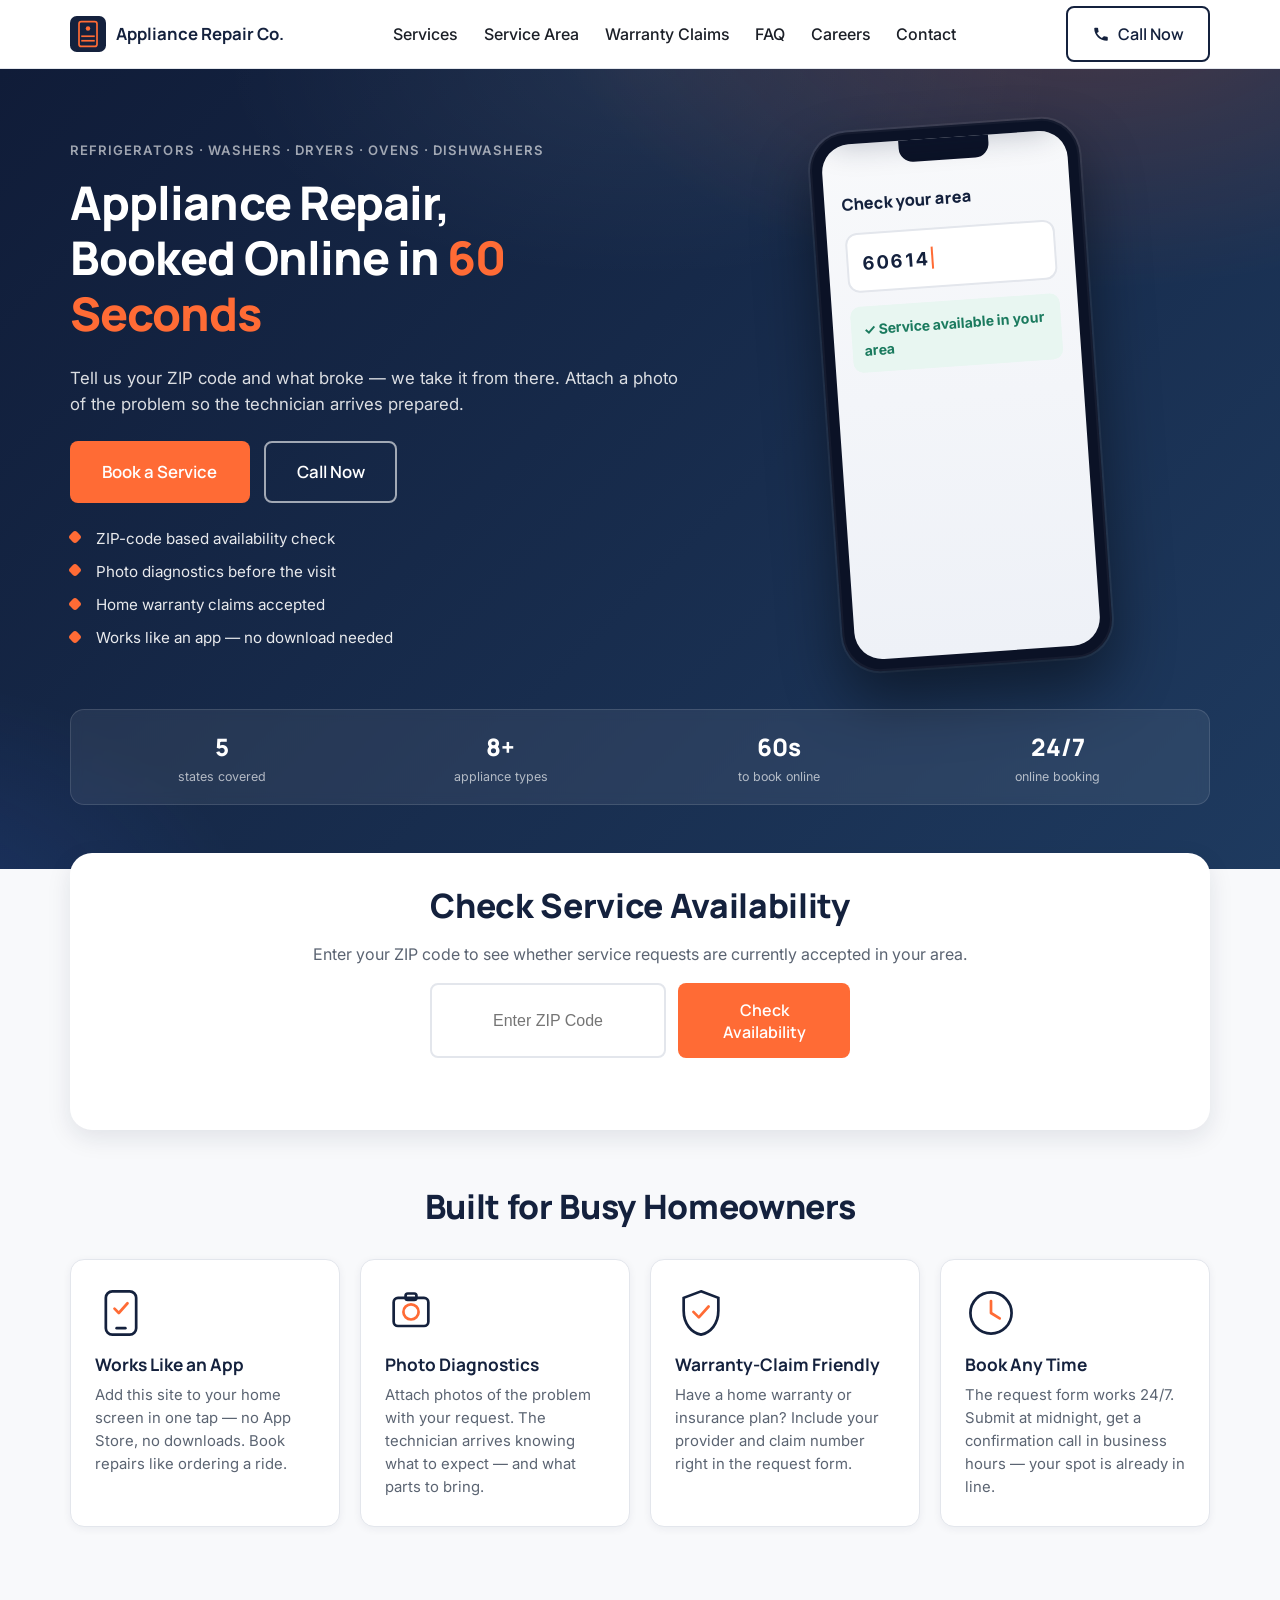
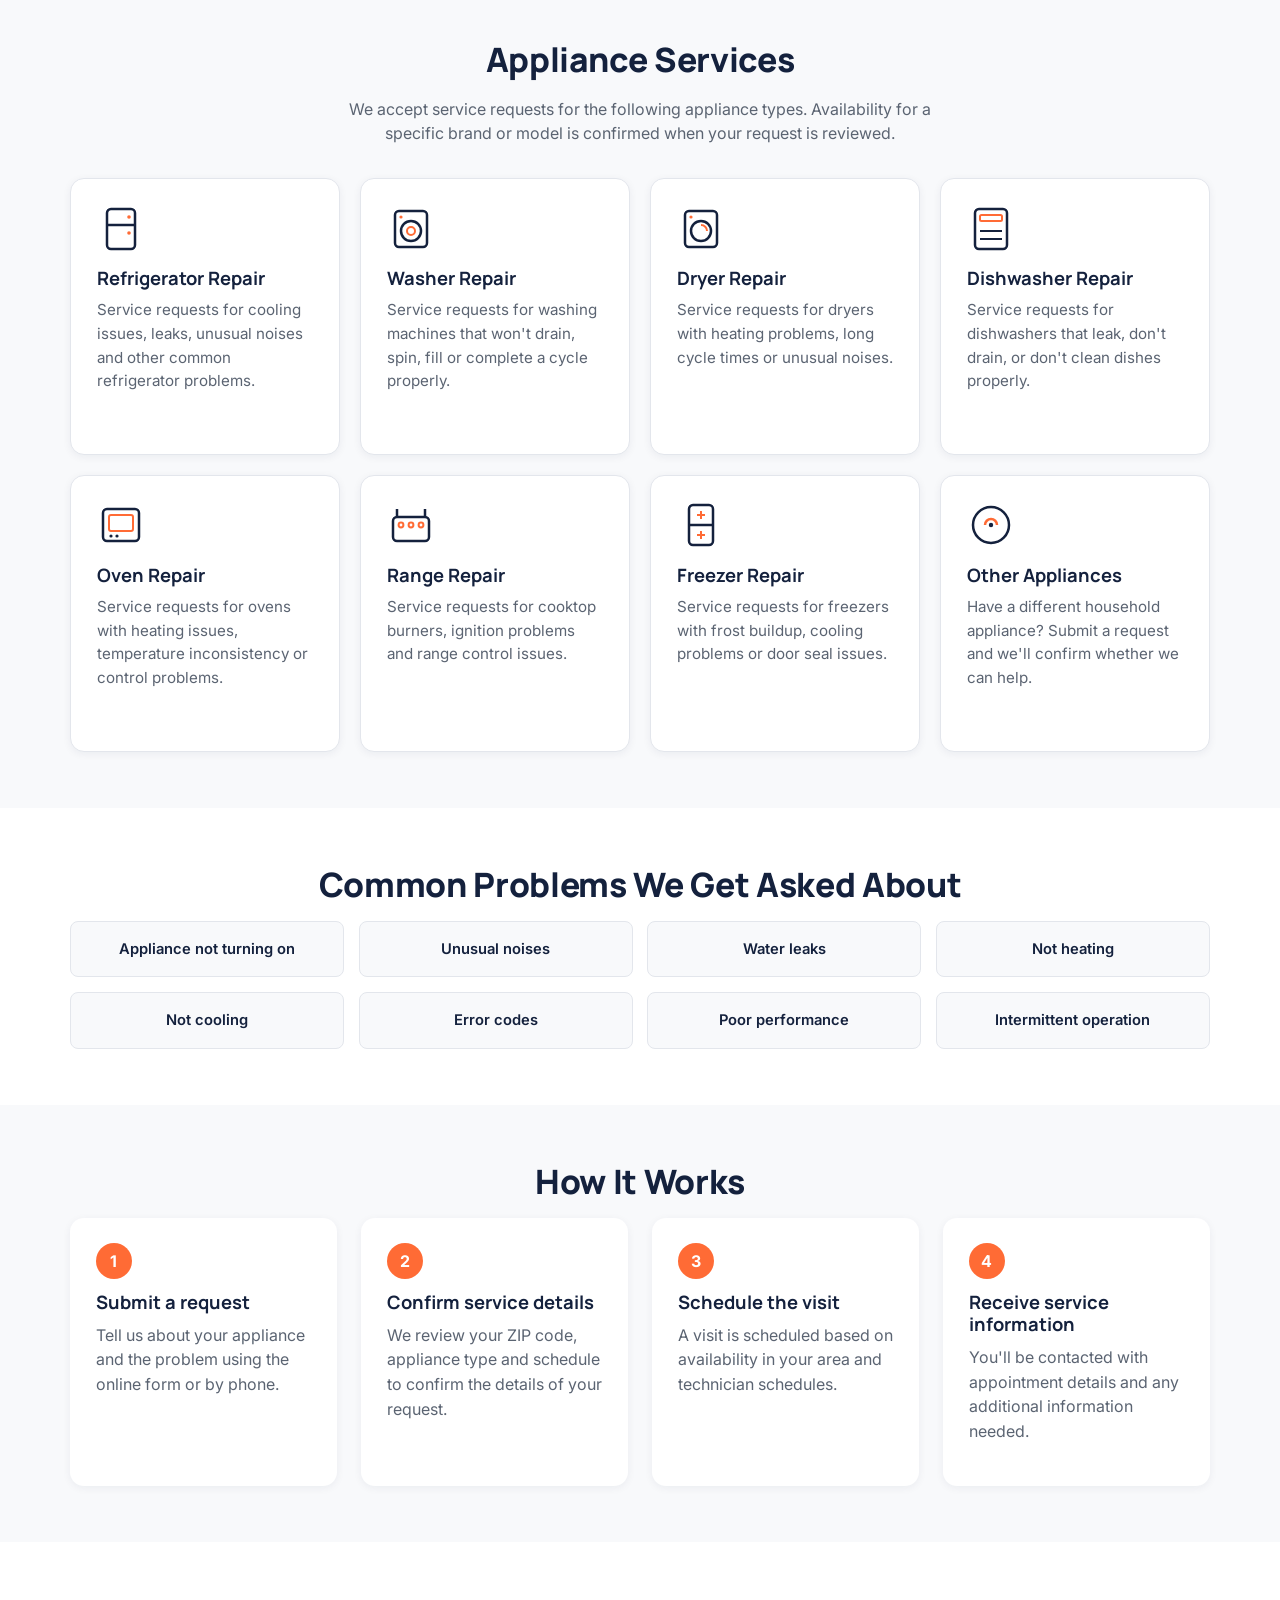
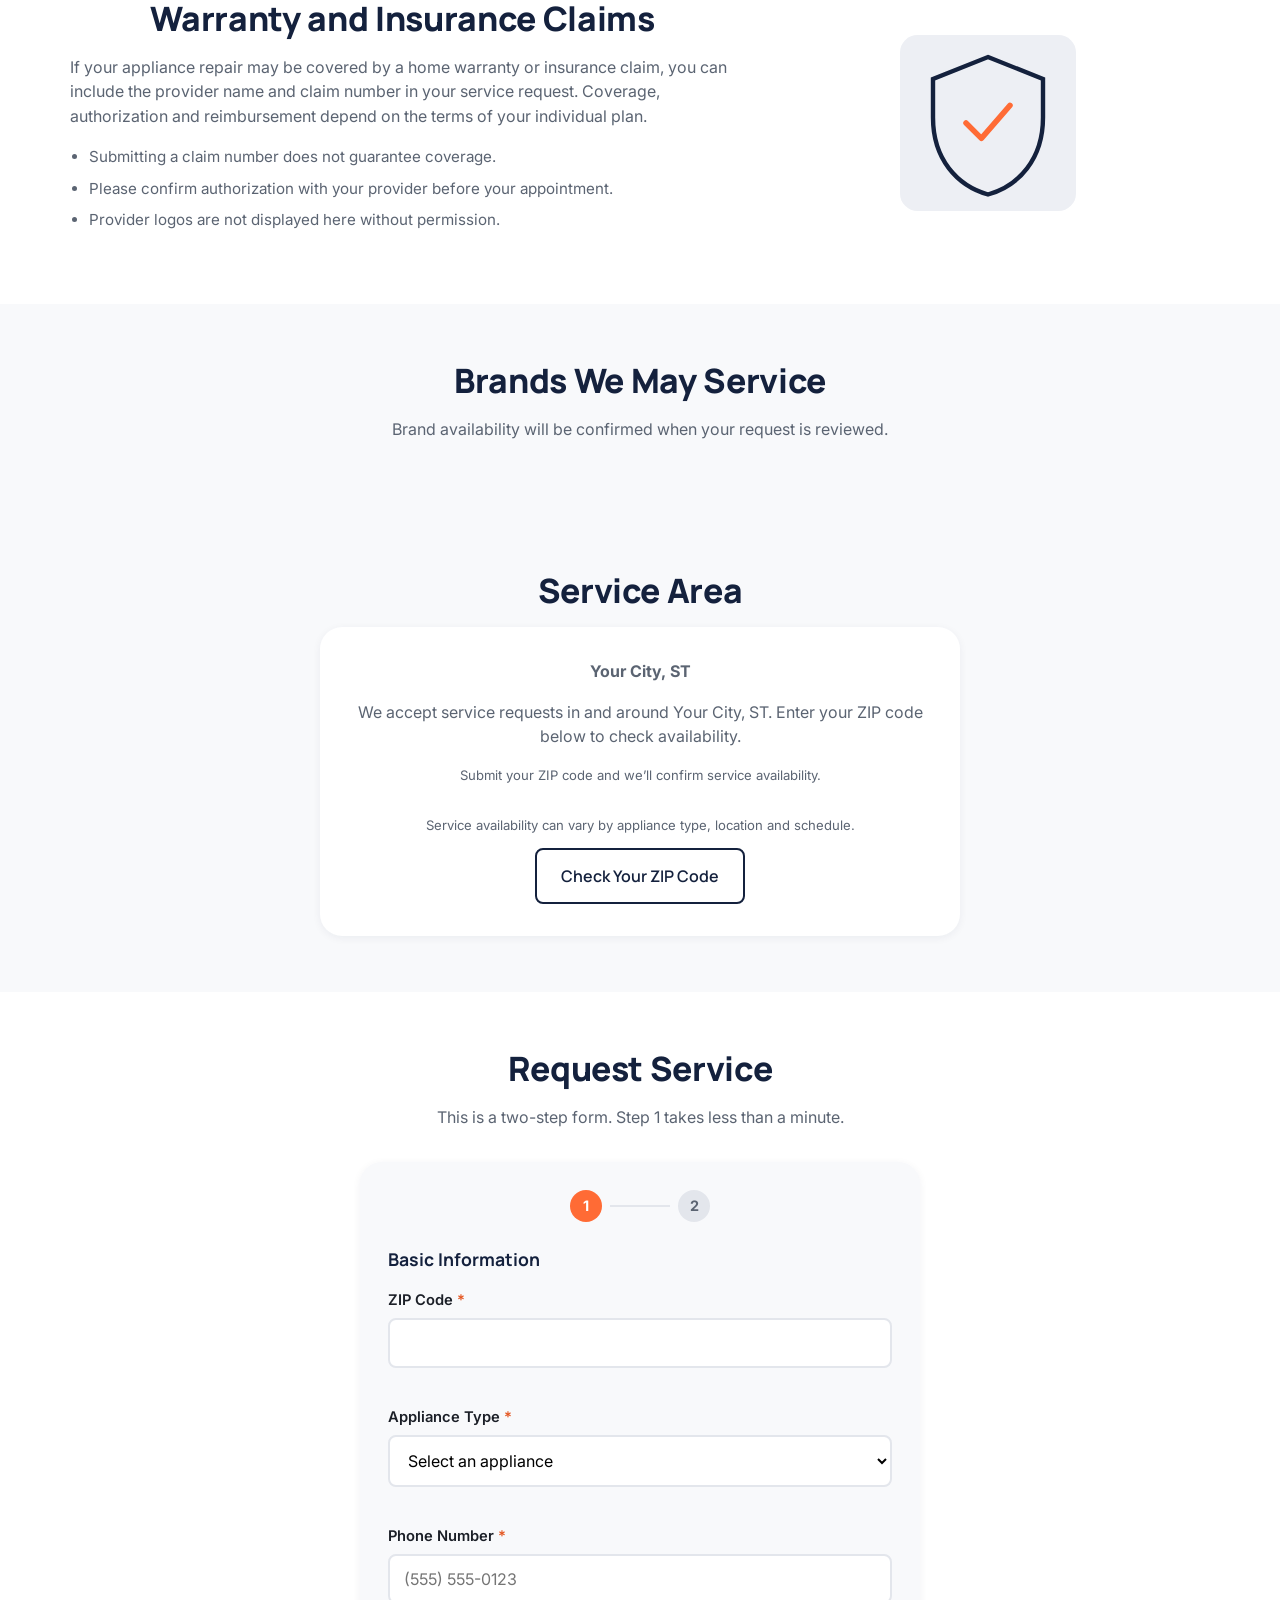
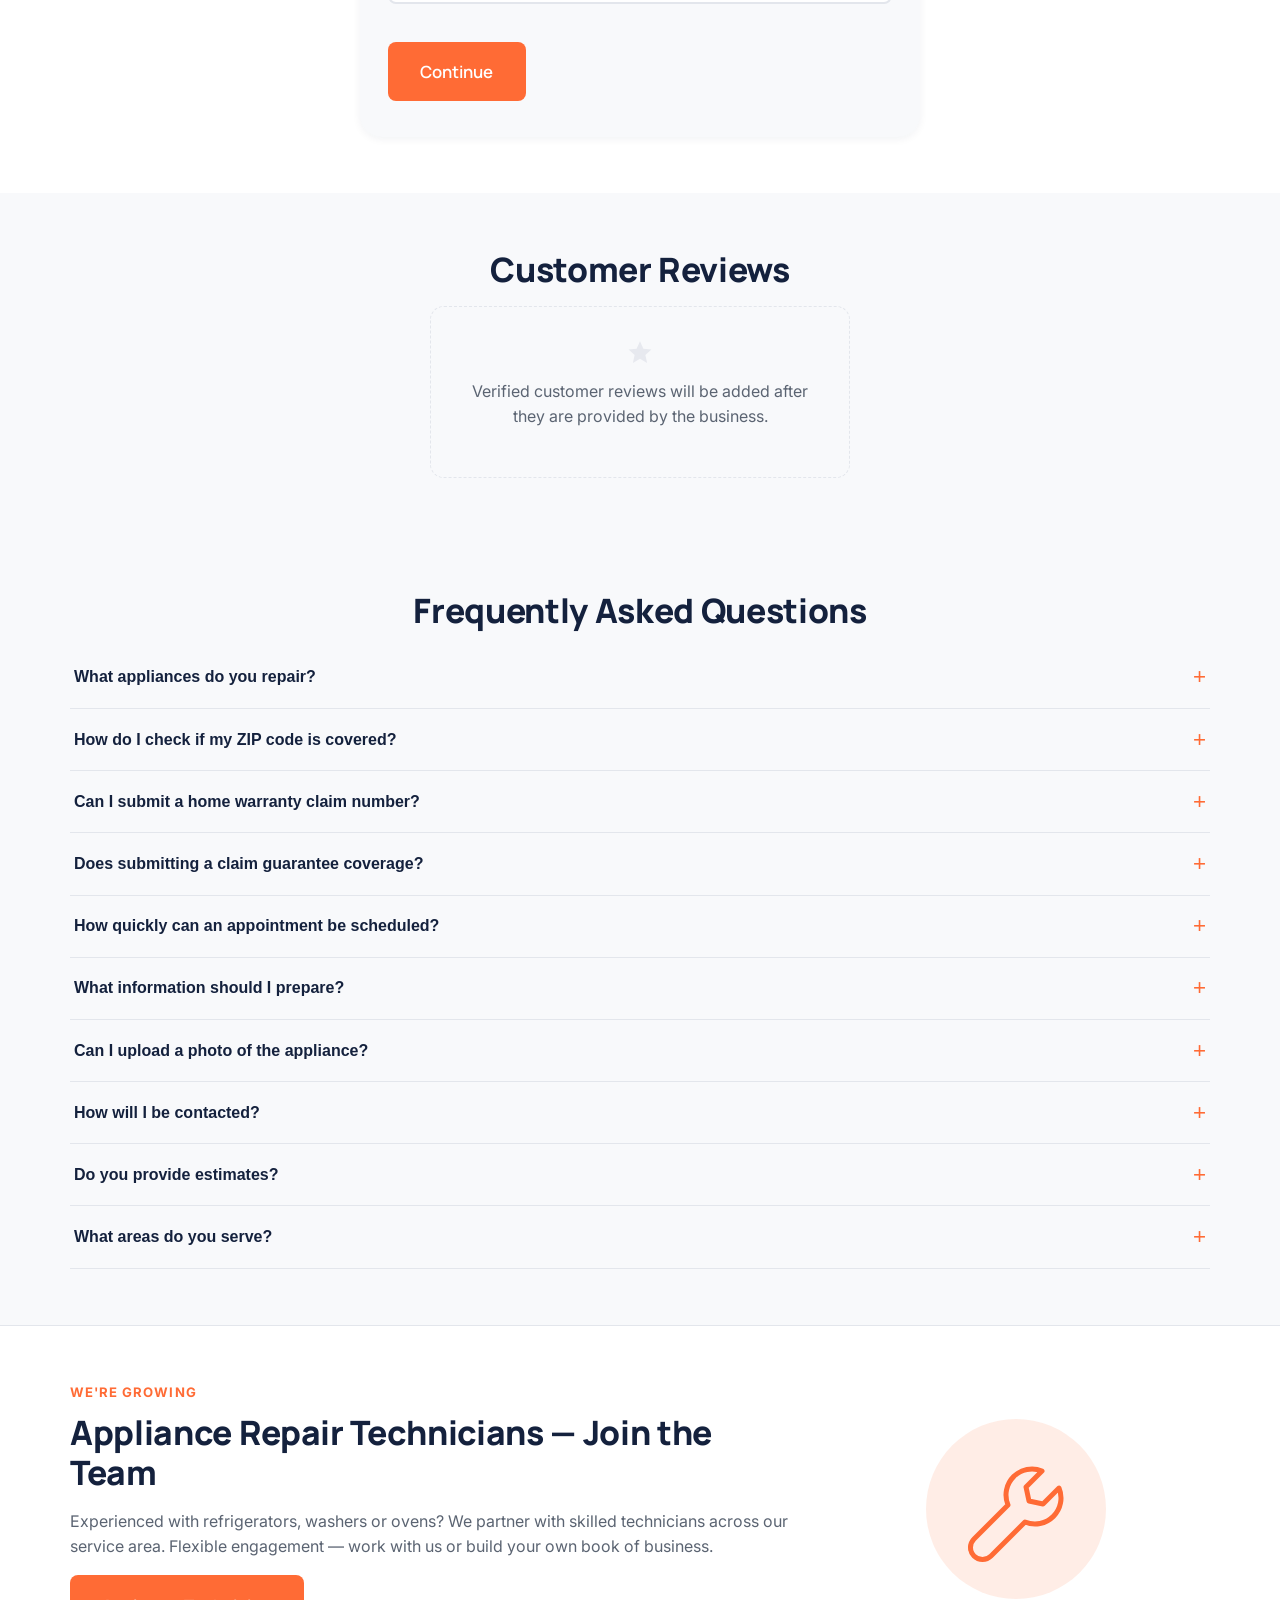
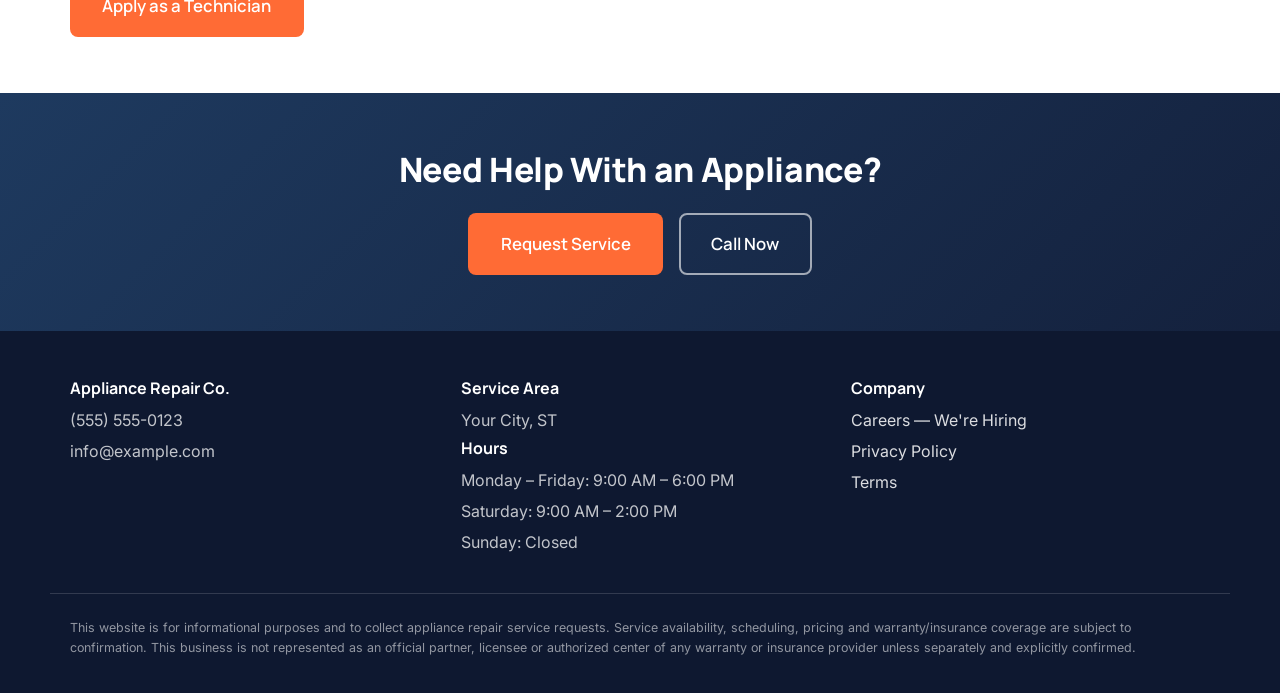
<file: index.html>
<!DOCTYPE html>
<html lang="en">
<head>
<meta charset="UTF-8">
<meta name="viewport" content="width=device-width, initial-scale=1.0">
<title>Appliance Repair Service Requests | Appliance Repair Co.</title>
<meta name="description" content="Request appliance repair service for refrigerators, washers, dryers, dishwashers, ovens and more. Check ZIP code availability and submit a service request online or by phone.">
<meta name="robots" content="index, follow">
<link rel="canonical" href="https://example.com/">

<!-- Open Graph -->
<meta property="og:type" content="website">
<meta property="og:title" content="Appliance Repair Service Requests">
<meta property="og:description" content="Request appliance repair service for refrigerators, washers, dryers, dishwashers, ovens and more household appliances.">
<meta property="og:url" content="https://example.com/">
<meta property="og:site_name" content="Appliance Repair Co.">

<!-- Favicon (inline SVG, no external image dependency) -->
<link rel="icon" type="image/svg+xml" href="data:image/svg+xml,%3Csvg xmlns='http://www.w3.org/2000/svg' viewBox='0 0 64 64'%3E%3Crect width='64' height='64' rx='12' fill='%2314213D'/%3E%3Crect x='16' y='10' width='32' height='44' rx='4' fill='none' stroke='%23FF6B35' stroke-width='3'/%3E%3Ccircle cx='32' cy='22' r='4' fill='%23FF6B35'/%3E%3Cline x1='20' y1='36' x2='44' y2='36' stroke='%23FF6B35' stroke-width='3'/%3E%3Cline x1='20' y1='44' x2='44' y2='44' stroke='%23FF6B35' stroke-width='3'/%3E%3C/svg%3E">

<!-- PWA -->
<link rel="manifest" href="manifest.json">
<meta name="theme-color" content="#14213D">
<link rel="apple-touch-icon" href="icons/icon-192.png">

<link rel="preconnect" href="https://fonts.googleapis.com">
<link rel="preconnect" href="https://fonts.gstatic.com" crossorigin>
<link href="https://fonts.googleapis.com/css2?family=Inter:wght@400;500;600&family=Manrope:wght@600;700;800&display=swap" rel="stylesheet">

<link rel="stylesheet" href="styles.css?v=4">
</head>
<body>

<a class="skip-link" href="#main-content">Skip to main content</a>

<!-- ================= HEADER ================= -->
<header class="site-header" id="top">
  <div class="container header-inner">
    <a href="#top" class="logo" aria-label="Appliance Repair Co. home">
      <svg class="logo-icon" width="36" height="36" viewBox="0 0 64 64" aria-hidden="true" focusable="false">
        <rect width="64" height="64" rx="12" fill="#14213D"/>
        <rect x="16" y="10" width="32" height="44" rx="4" fill="none" stroke="#FF6B35" stroke-width="3"/>
        <circle cx="32" cy="22" r="4" fill="#FF6B35"/>
        <line x1="20" y1="36" x2="44" y2="36" stroke="#FF6B35" stroke-width="3"/>
        <line x1="20" y1="44" x2="44" y2="44" stroke="#FF6B35" stroke-width="3"/>
      </svg>
      <span class="logo-text" id="header-company-name">Appliance Repair Co.</span>
    </a>

    <nav class="main-nav" id="main-nav" aria-label="Primary">
      <ul>
        <li><a href="#services">Services</a></li>
        <li><a href="#service-area">Service Area</a></li>
        <li><a href="#warranty">Warranty Claims</a></li>
        <li><a href="#faq">FAQ</a></li>
        <li><a href="careers.html">Careers</a></li>
        <li><a href="#contact">Contact</a></li>
      </ul>
    </nav>

    <div class="header-actions">
      <a href="tel:" id="header-call-btn" class="btn btn-outline call-link" data-track="PhoneClick">
        <svg width="18" height="18" viewBox="0 0 24 24" fill="none" aria-hidden="true"><path d="M6.6 10.8c1.4 2.8 3.8 5.2 6.6 6.6l2.2-2.2c.3-.3.7-.4 1-.2 1.1.4 2.3.6 3.6.6.6 0 1 .4 1 1V20c0 .6-.4 1-1 1C10.4 21 3 13.6 3 4.6c0-.6.4-1 1-1h3.2c.6 0 1 .4 1 1 0 1.3.2 2.5.6 3.6.1.3 0 .7-.2 1L6.6 10.8z" fill="#14213D"/></svg>
        <span>Call Now</span>
      </a>
      <button type="button" class="menu-toggle" id="menu-toggle" aria-expanded="false" aria-controls="mobile-nav" aria-label="Open menu">
        <span></span><span></span><span></span>
      </button>
    </div>
  </div>

  <!-- Mobile nav panel -->
  <div class="mobile-nav" id="mobile-nav" hidden>
    <ul>
      <li><a href="#services">Services</a></li>
      <li><a href="#service-area">Service Area</a></li>
      <li><a href="#warranty">Warranty Claims</a></li>
      <li><a href="#faq">FAQ</a></li>
      <li><a href="careers.html">Careers</a></li>
      <li><a href="#contact">Contact</a></li>
      <li><a href="tel:" class="mobile-call-link">Call Now</a></li>
    </ul>
  </div>
</header>

<main id="main-content">

  <!-- ================= HERO ================= -->
  <section class="hero">
    <div class="hero-glow" aria-hidden="true"></div>
    <div class="container hero-inner">
      <div class="hero-copy">
        <p class="hero-eyebrow">Refrigerators · Washers · Dryers · Ovens · Dishwashers</p>
        <h1>Appliance Repair,<br>Booked Online in <span class="accent-text">60 Seconds</span></h1>
        <p class="hero-sub">Tell us your ZIP code and what broke — we take it from there. Attach a photo of the problem so the technician arrives prepared.</p>
        <div class="hero-actions">
          <a href="#booking" class="btn btn-accent btn-lg" data-track="Schedule">Book a Service</a>
          <a href="tel:" class="btn btn-outline-light btn-lg call-link" data-track="PhoneClick">Call Now</a>
        </div>
        <ul class="hero-benefits">
          <li>ZIP-code based availability check</li>
          <li>Photo diagnostics before the visit</li>
          <li>Home warranty claims accepted</li>
          <li>Works like an app — no download needed</li>
        </ul>
      </div>

      <!-- Live app demo: a phone that books a repair by itself -->
      <div class="hero-demo" aria-hidden="true">
        <div class="phone">
          <div class="phone-notch"></div>
          <div class="phone-screen">
            <div class="demo-toast" id="demo-toast">
              <span class="demo-toast-icon">✓</span>
              <span>Request received — we're on it!</span>
            </div>

            <div class="demo-screen demo-screen-1 active" data-demo="1">
              <p class="demo-title">Check your area</p>
              <div class="demo-zip-box"><span id="demo-zip-text"></span><span class="demo-caret"></span></div>
              <div class="demo-zip-ok" id="demo-zip-ok">✓ Service available in your area</div>
            </div>

            <div class="demo-screen demo-screen-2" data-demo="2">
              <p class="demo-title">What needs repair?</p>
              <div class="demo-appliances">
                <div class="demo-app" data-app="1">
                  <svg viewBox="0 0 48 48"><rect x="10" y="4" width="28" height="40" rx="4" fill="none" stroke="currentColor" stroke-width="2.5"/><line x1="10" y1="20" x2="38" y2="20" stroke="currentColor" stroke-width="2.5"/></svg>
                  <span>Fridge</span>
                </div>
                <div class="demo-app" data-app="2">
                  <svg viewBox="0 0 48 48"><rect x="8" y="6" width="32" height="36" rx="4" fill="none" stroke="currentColor" stroke-width="2.5"/><circle cx="24" cy="26" r="10" fill="none" stroke="currentColor" stroke-width="2.5"/></svg>
                  <span>Washer</span>
                </div>
                <div class="demo-app" data-app="3">
                  <svg viewBox="0 0 48 48"><rect x="6" y="8" width="36" height="32" rx="4" fill="none" stroke="currentColor" stroke-width="2.5"/><rect x="12" y="14" width="24" height="16" rx="2" fill="none" stroke="currentColor" stroke-width="2"/></svg>
                  <span>Oven</span>
                </div>
                <div class="demo-app" data-app="4">
                  <svg viewBox="0 0 48 48"><rect x="8" y="4" width="32" height="40" rx="4" fill="none" stroke="currentColor" stroke-width="2.5"/><rect x="13" y="10" width="22" height="6" rx="1.5" fill="none" stroke="currentColor" stroke-width="2"/></svg>
                  <span>Dishwasher</span>
                </div>
              </div>
            </div>

            <div class="demo-screen demo-screen-3" data-demo="3">
              <p class="demo-title">Almost done</p>
              <div class="demo-line demo-line-1"><span class="demo-line-label">Phone</span><span class="demo-line-fill"></span></div>
              <div class="demo-line demo-line-2"><span class="demo-line-label">Problem</span><span class="demo-line-fill"></span></div>
              <div class="demo-photo"><span>📷 Photo attached</span></div>
              <button type="button" class="demo-submit" tabindex="-1">Submit Request</button>
            </div>

            <div class="demo-screen demo-screen-4" data-demo="4">
              <div class="demo-success-check">
                <svg viewBox="0 0 52 52"><circle cx="26" cy="26" r="24" fill="none" stroke="currentColor" stroke-width="3"/><path d="M15 27l7 7 15-16" fill="none" stroke="currentColor" stroke-width="4" stroke-linecap="round" stroke-linejoin="round"/></svg>
              </div>
              <p class="demo-success-title">Request received!</p>
              <p class="demo-success-sub">We'll text you the appointment window shortly.</p>
            </div>
          </div>
        </div>
      </div>
    </div>

    <div class="container">
      <div class="hero-stats" id="hero-stats">
        <div class="hero-stat"><span class="hero-stat-num" id="stat-states">5</span><span class="hero-stat-label">states covered</span></div>
        <div class="hero-stat"><span class="hero-stat-num">8+</span><span class="hero-stat-label">appliance types</span></div>
        <div class="hero-stat"><span class="hero-stat-num">60s</span><span class="hero-stat-label">to book online</span></div>
        <div class="hero-stat"><span class="hero-stat-num">24/7</span><span class="hero-stat-label">online booking</span></div>
      </div>
    </div>
  </section>

  <!-- ================= ZIP CHECKER ================= -->
  <section class="zip-checker" id="zip-checker">
    <div class="container">
      <div class="zip-card">
        <h2>Check Service Availability</h2>
        <p>Enter your ZIP code to see whether service requests are currently accepted in your area.</p>
        <form id="zip-form" class="zip-form" novalidate>
          <div class="zip-input-row">
            <label for="zip-input" class="visually-hidden">Enter ZIP Code</label>
            <input type="text" id="zip-input" name="zip" inputmode="numeric" pattern="[0-9]{5}" maxlength="5" placeholder="Enter ZIP Code" autocomplete="postal-code" aria-describedby="zip-result">
            <button type="submit" class="btn btn-accent">Check Availability</button>
          </div>
          <div id="zip-result" class="zip-result" aria-live="polite"></div>
        </form>
      </div>
    </div>
  </section>

  <!-- ================= WHY US ================= -->
  <section class="why-us" id="why-us">
    <div class="container">
      <h2 class="section-title">Built for Busy Homeowners</h2>
      <div class="why-grid">
        <div class="why-card">
          <div class="why-icon" aria-hidden="true">
            <svg viewBox="0 0 48 48"><rect x="10" y="4" width="28" height="40" rx="6" fill="none" stroke="currentColor" stroke-width="2.5"/><line x1="20" y1="38" x2="28" y2="38" stroke="currentColor" stroke-width="2.5" stroke-linecap="round"/><path d="M18 20l4 4 8-9" fill="none" stroke="#FF6B35" stroke-width="2.5" stroke-linecap="round" stroke-linejoin="round"/></svg>
          </div>
          <h3>Works Like an App</h3>
          <p>Add this site to your home screen in one tap — no App Store, no downloads. Book repairs like ordering a ride.</p>
        </div>
        <div class="why-card">
          <div class="why-icon" aria-hidden="true">
            <svg viewBox="0 0 48 48"><rect x="8" y="10" width="32" height="26" rx="4" fill="none" stroke="currentColor" stroke-width="2.5"/><circle cx="24" cy="23" r="7" fill="none" stroke="#FF6B35" stroke-width="2.5"/><rect x="19" y="6" width="10" height="6" rx="2" fill="none" stroke="currentColor" stroke-width="2.5"/></svg>
          </div>
          <h3>Photo Diagnostics</h3>
          <p>Attach photos of the problem with your request. The technician arrives knowing what to expect — and what parts to bring.</p>
        </div>
        <div class="why-card">
          <div class="why-icon" aria-hidden="true">
            <svg viewBox="0 0 48 48"><path d="M24 4l16 6v12c0 12-7 20-16 22C15 42 8 34 8 22V10z" fill="none" stroke="currentColor" stroke-width="2.5"/><path d="M17 23l5 5 9-10" fill="none" stroke="#FF6B35" stroke-width="2.5" stroke-linecap="round" stroke-linejoin="round"/></svg>
          </div>
          <h3>Warranty-Claim Friendly</h3>
          <p>Have a home warranty or insurance plan? Include your provider and claim number right in the request form.</p>
        </div>
        <div class="why-card">
          <div class="why-icon" aria-hidden="true">
            <svg viewBox="0 0 48 48"><circle cx="24" cy="24" r="19" fill="none" stroke="currentColor" stroke-width="2.5"/><path d="M24 13v11l8 5" fill="none" stroke="#FF6B35" stroke-width="2.5" stroke-linecap="round" stroke-linejoin="round"/></svg>
          </div>
          <h3>Book Any Time</h3>
          <p>The request form works 24/7. Submit at midnight, get a confirmation call in business hours — your spot is already in line.</p>
        </div>
      </div>
    </div>
  </section>

  <!-- ================= SERVICES ================= -->
  <section class="services" id="services">
    <div class="container">
      <h2 class="section-title">Appliance Services</h2>
      <p class="section-sub">We accept service requests for the following appliance types. Availability for a specific brand or model is confirmed when your request is reviewed.</p>
      <div class="card-grid" id="services-grid">
        <!-- Cards injected identically here for static + JS fallback -->
        <article class="service-card">
          <div class="service-icon" aria-hidden="true">
            <svg viewBox="0 0 48 48"><rect x="10" y="4" width="28" height="40" rx="4" fill="none" stroke="#14213D" stroke-width="2.5"/><line x1="10" y1="20" x2="38" y2="20" stroke="#14213D" stroke-width="2.5"/><circle cx="32" cy="12" r="1.8" fill="#FF6B35"/><circle cx="32" cy="28" r="1.8" fill="#FF6B35"/></svg>
          </div>
          <h3>Refrigerator Repair</h3>
          <p>Service requests for cooling issues, leaks, unusual noises and other common refrigerator problems.</p>
        </article>
        <article class="service-card">
          <div class="service-icon" aria-hidden="true">
            <svg viewBox="0 0 48 48"><rect x="8" y="6" width="32" height="36" rx="4" fill="none" stroke="#14213D" stroke-width="2.5"/><circle cx="24" cy="26" r="10" fill="none" stroke="#14213D" stroke-width="2.5"/><circle cx="24" cy="26" r="4" fill="none" stroke="#FF6B35" stroke-width="2"/><circle cx="14" cy="12" r="1.6" fill="#FF6B35"/></svg>
          </div>
          <h3>Washer Repair</h3>
          <p>Service requests for washing machines that won't drain, spin, fill or complete a cycle properly.</p>
        </article>
        <article class="service-card">
          <div class="service-icon" aria-hidden="true">
            <svg viewBox="0 0 48 48"><rect x="8" y="6" width="32" height="36" rx="4" fill="none" stroke="#14213D" stroke-width="2.5"/><circle cx="24" cy="26" r="10" fill="none" stroke="#14213D" stroke-width="2.5"/><path d="M24 20a6 6 0 016 6" stroke="#FF6B35" stroke-width="2" fill="none"/><circle cx="14" cy="12" r="1.6" fill="#FF6B35"/></svg>
          </div>
          <h3>Dryer Repair</h3>
          <p>Service requests for dryers with heating problems, long cycle times or unusual noises.</p>
        </article>
        <article class="service-card">
          <div class="service-icon" aria-hidden="true">
            <svg viewBox="0 0 48 48"><rect x="8" y="4" width="32" height="40" rx="4" fill="none" stroke="#14213D" stroke-width="2.5"/><rect x="13" y="10" width="22" height="6" rx="1.5" fill="none" stroke="#FF6B35" stroke-width="2"/><line x1="13" y1="26" x2="35" y2="26" stroke="#14213D" stroke-width="2"/><line x1="13" y1="34" x2="35" y2="34" stroke="#14213D" stroke-width="2"/></svg>
          </div>
          <h3>Dishwasher Repair</h3>
          <p>Service requests for dishwashers that leak, don't drain, or don't clean dishes properly.</p>
        </article>
        <article class="service-card">
          <div class="service-icon" aria-hidden="true">
            <svg viewBox="0 0 48 48"><rect x="6" y="8" width="36" height="32" rx="4" fill="none" stroke="#14213D" stroke-width="2.5"/><rect x="12" y="14" width="24" height="16" rx="2" fill="none" stroke="#FF6B35" stroke-width="2"/><circle cx="14" cy="35" r="1.6" fill="#14213D"/><circle cx="20" cy="35" r="1.6" fill="#14213D"/></svg>
          </div>
          <h3>Oven Repair</h3>
          <p>Service requests for ovens with heating issues, temperature inconsistency or control problems.</p>
        </article>
        <article class="service-card">
          <div class="service-icon" aria-hidden="true">
            <svg viewBox="0 0 48 48"><rect x="6" y="16" width="36" height="24" rx="4" fill="none" stroke="#14213D" stroke-width="2.5"/><circle cx="14" cy="24" r="2.4" fill="none" stroke="#FF6B35" stroke-width="2"/><circle cx="24" cy="24" r="2.4" fill="none" stroke="#FF6B35" stroke-width="2"/><circle cx="34" cy="24" r="2.4" fill="none" stroke="#FF6B35" stroke-width="2"/><line x1="10" y1="16" x2="10" y2="8" stroke="#14213D" stroke-width="2.5"/><line x1="38" y1="16" x2="38" y2="8" stroke="#14213D" stroke-width="2.5"/></svg>
          </div>
          <h3>Range Repair</h3>
          <p>Service requests for cooktop burners, ignition problems and range control issues.</p>
        </article>
        <article class="service-card">
          <div class="service-icon" aria-hidden="true">
            <svg viewBox="0 0 48 48"><rect x="12" y="4" width="24" height="40" rx="4" fill="none" stroke="#14213D" stroke-width="2.5"/><line x1="12" y1="24" x2="36" y2="24" stroke="#14213D" stroke-width="2.5"/><path d="M24 10v8M20 14h8M24 30v8M20 34h8" stroke="#FF6B35" stroke-width="2"/></svg>
          </div>
          <h3>Freezer Repair</h3>
          <p>Service requests for freezers with frost buildup, cooling problems or door seal issues.</p>
        </article>
        <article class="service-card">
          <div class="service-icon" aria-hidden="true">
            <svg viewBox="0 0 48 48"><circle cx="24" cy="24" r="18" fill="none" stroke="#14213D" stroke-width="2.5"/><path d="M18 24a6 6 0 0112 0" stroke="#FF6B35" stroke-width="2.5" fill="none"/><circle cx="24" cy="24" r="2.2" fill="#14213D"/></svg>
          </div>
          <h3>Other Appliances</h3>
          <p>Have a different household appliance? Submit a request and we'll confirm whether we can help.</p>
        </article>
      </div>
    </div>
  </section>

  <!-- ================= COMMON PROBLEMS ================= -->
  <section class="problems">
    <div class="container">
      <h2 class="section-title">Common Problems We Get Asked About</h2>
      <div class="problem-grid">
        <div class="problem-item">Appliance not turning on</div>
        <div class="problem-item">Unusual noises</div>
        <div class="problem-item">Water leaks</div>
        <div class="problem-item">Not heating</div>
        <div class="problem-item">Not cooling</div>
        <div class="problem-item">Error codes</div>
        <div class="problem-item">Poor performance</div>
        <div class="problem-item">Intermittent operation</div>
      </div>
    </div>
  </section>

  <!-- ================= HOW IT WORKS ================= -->
  <section class="how-it-works">
    <div class="container">
      <h2 class="section-title">How It Works</h2>
      <ol class="steps">
        <li class="step">
          <span class="step-number">1</span>
          <h3>Submit a request</h3>
          <p>Tell us about your appliance and the problem using the online form or by phone.</p>
        </li>
        <li class="step">
          <span class="step-number">2</span>
          <h3>Confirm service details</h3>
          <p>We review your ZIP code, appliance type and schedule to confirm the details of your request.</p>
        </li>
        <li class="step">
          <span class="step-number">3</span>
          <h3>Schedule the visit</h3>
          <p>A visit is scheduled based on availability in your area and technician schedules.</p>
        </li>
        <li class="step">
          <span class="step-number">4</span>
          <h3>Receive service information</h3>
          <p>You'll be contacted with appointment details and any additional information needed.</p>
        </li>
      </ol>
    </div>
  </section>

  <!-- ================= WARRANTY & INSURANCE ================= -->
  <section class="warranty" id="warranty">
    <div class="container warranty-inner">
      <div class="warranty-copy">
        <h2 class="section-title">Warranty and Insurance Claims</h2>
        <p>If your appliance repair may be covered by a home warranty or insurance claim, you can include the provider name and claim number in your service request. Coverage, authorization and reimbursement depend on the terms of your individual plan.</p>
        <ul class="warranty-notes">
          <li>Submitting a claim number does not guarantee coverage.</li>
          <li>Please confirm authorization with your provider before your appointment.</li>
          <li>Provider logos are not displayed here without permission.</li>
        </ul>
      </div>
      <div class="warranty-art" aria-hidden="true">
        <svg viewBox="0 0 200 200" width="100%" height="100%">
          <rect x="20" y="20" width="160" height="160" rx="16" fill="#EDEFF4"/>
          <path d="M100 40l50 20v35c0 38-22 62-50 70-28-8-50-32-50-70V60z" fill="none" stroke="#14213D" stroke-width="4"/>
          <path d="M80 100l14 14 26-30" fill="none" stroke="#FF6B35" stroke-width="5" stroke-linecap="round" stroke-linejoin="round"/>
        </svg>
      </div>
    </div>
  </section>

  <!-- ================= BRANDS ================= -->
  <section class="brands">
    <div class="container">
      <h2 class="section-title">Brands We May Service</h2>
      <div id="brands-content" class="brands-content">
        <!-- Populated by script.js from config.js -->
      </div>
    </div>
  </section>

  <!-- ================= SERVICE AREA ================= -->
  <section class="service-area" id="service-area">
    <div class="container">
      <h2 class="section-title">Service Area</h2>
      <div class="service-area-card">
        <p><strong id="area-city-state">Your City, ST</strong></p>
        <p id="area-text">We accept service requests in and around Your City, ST. Enter your ZIP code below to check availability.</p>
        <div id="area-zip-list" class="area-zip-list"></div>
        <p class="fine-print">Service availability can vary by appliance type, location and schedule.</p>
        <a href="#zip-checker" class="btn btn-outline">Check Your ZIP Code</a>
      </div>
    </div>
  </section>

  <!-- ================= BOOKING FORM ================= -->
  <section class="booking" id="booking">
    <div class="container">
      <h2 class="section-title">Request Service</h2>
      <p class="section-sub">This is a two-step form. Step 1 takes less than a minute.</p>
      <p class="booking-picked" id="booking-picked" hidden></p>

      <form id="booking-form" class="booking-form" novalidate>
        <!-- Honeypot field (hidden from real users) -->
        <div class="honeypot" aria-hidden="true">
          <label for="company-website">Leave this field empty</label>
          <input type="text" id="company-website" name="company_website" tabindex="-1" autocomplete="off">
        </div>

        <!-- Progress indicator -->
        <div class="form-progress" aria-hidden="true">
          <span class="progress-step active" data-step-indicator="1">1</span>
          <span class="progress-line"></span>
          <span class="progress-step" data-step-indicator="2">2</span>
        </div>

        <!-- STEP 1 -->
        <fieldset class="form-step" id="form-step-1" data-step="1">
          <legend>Basic Information</legend>

          <div class="form-field">
            <label for="f-zip">ZIP Code <span class="req">*</span></label>
            <input type="text" id="f-zip" name="zip" inputmode="numeric" pattern="[0-9]{5}" maxlength="5" required autocomplete="postal-code">
            <span class="field-error" id="err-zip" role="alert"></span>
          </div>

          <div class="form-field">
            <label for="f-appliance">Appliance Type <span class="req">*</span></label>
            <select id="f-appliance" name="appliance" required>
              <option value="">Select an appliance</option>
            </select>
            <span class="field-error" id="err-appliance" role="alert"></span>
          </div>

          <div class="form-field">
            <label for="f-phone">Phone Number <span class="req">*</span></label>
            <input type="tel" id="f-phone" name="phone" required autocomplete="tel" placeholder="(555) 555-0123">
            <span class="field-error" id="err-phone" role="alert"></span>
          </div>

          <button type="button" class="btn btn-accent btn-lg" id="step1-continue">Continue</button>
        </fieldset>

        <!-- STEP 2 -->
        <fieldset class="form-step" id="form-step-2" data-step="2" hidden>
          <legend>Service Details</legend>

          <div class="form-field">
            <label for="f-name">Full Name <span class="req">*</span></label>
            <input type="text" id="f-name" name="name" required autocomplete="name">
            <span class="field-error" id="err-name" role="alert"></span>
          </div>

          <div class="form-field">
            <label for="f-email">Email <span class="req">*</span></label>
            <input type="email" id="f-email" name="email" required autocomplete="email">
            <span class="field-error" id="err-email" role="alert"></span>
          </div>

          <div class="form-field">
            <label for="f-address">Service Address <span class="req">*</span></label>
            <input type="text" id="f-address" name="address" required autocomplete="street-address">
            <span class="field-error" id="err-address" role="alert"></span>
          </div>

          <div class="form-field">
            <label for="f-brand">Brand (if known)</label>
            <input type="text" id="f-brand" name="brand" autocomplete="off">
          </div>

          <div class="form-field">
            <label for="f-problem">Problem Description <span class="req">*</span></label>
            <textarea id="f-problem" name="problem" rows="4" required></textarea>
            <span class="field-error" id="err-problem" role="alert"></span>
          </div>

          <div class="form-field">
            <label for="f-date">Preferred Date</label>
            <input type="date" id="f-date" name="preferredDate">
          </div>

          <div class="form-field">
            <label for="f-warranty-company">Home Warranty or Insurance Company (optional)</label>
            <input type="text" id="f-warranty-company" name="warrantyCompany" autocomplete="off">
          </div>

          <div class="form-field">
            <label for="f-claim-number">Claim Number (optional)</label>
            <input type="text" id="f-claim-number" name="claimNumber" autocomplete="off">
            <span class="field-hint">Submitting a claim number does not guarantee coverage.</span>
          </div>

          <div class="form-field">
            <label for="f-photo">Photo Upload (optional)</label>
            <input type="file" id="f-photo" name="photos" accept="image/jpeg,image/png,image/webp" multiple>
            <span class="field-hint">Up to 3 photos, JPG/PNG/WEBP, 5MB max each.</span>
            <span class="field-error" id="err-photo" role="alert"></span>
          </div>

          <fieldset class="form-field contact-method">
            <legend>Preferred Contact Method</legend>
            <label class="radio-label"><input type="radio" name="contactMethod" value="phone" checked> Phone</label>
            <label class="radio-label"><input type="radio" name="contactMethod" value="email"> Email</label>
            <label class="radio-label"><input type="radio" name="contactMethod" value="text"> Text</label>
          </fieldset>

          <div class="form-field checkbox-field" id="sms-consent-field" hidden>
            <label class="checkbox-label">
              <input type="checkbox" id="f-sms-consent" name="smsConsent">
              I agree to receive SMS text messages about my service request. Message and data rates may apply.
            </label>
          </div>

          <div class="form-field checkbox-field">
            <label class="checkbox-label">
              <input type="checkbox" id="f-privacy-consent" name="privacyConsent" required>
              I have read and agree to the <a href="privacy.html" target="_blank" rel="noopener">Privacy Policy</a>. <span class="req">*</span>
            </label>
            <span class="field-error" id="err-privacy" role="alert"></span>
          </div>

          <div class="form-actions">
            <button type="button" class="btn btn-outline" id="step2-back">Back</button>
            <button type="submit" class="btn btn-accent btn-lg" id="submit-request">Submit Request</button>
          </div>
        </fieldset>

        <div id="form-status" class="form-status" role="status" aria-live="polite"></div>
      </form>
    </div>
  </section>

  <!-- ================= REVIEWS ================= -->
  <section class="reviews">
    <div class="container">
      <h2 class="section-title">Customer Reviews</h2>
      <!-- Real, verified customer reviews should be added here once provided by the business. Do not insert invented quotes. -->
      <div class="reviews-placeholder">
        <div class="review-placeholder-card">
          <svg width="28" height="28" viewBox="0 0 24 24" fill="none" aria-hidden="true"><path d="M12 2l2.9 6.3 6.9.7-5.2 4.7 1.5 6.8L12 17l-6.1 3.5 1.5-6.8L2.2 9l6.9-.7L12 2z" fill="#E7E9EF"/></svg>
          <p>Verified customer reviews will be added after they are provided by the business.</p>
        </div>
      </div>
    </div>
  </section>

  <!-- ================= FAQ ================= -->
  <section class="faq" id="faq">
    <div class="container">
      <h2 class="section-title">Frequently Asked Questions</h2>
      <div class="accordion" id="faq-accordion">

        <div class="accordion-item">
          <h3><button type="button" class="accordion-trigger" aria-expanded="false" aria-controls="faq-1">What appliances do you repair?</button></h3>
          <div class="accordion-panel" id="faq-1" hidden>
            <p>We accept service requests for refrigerators, washers, dryers, dishwashers, ovens, ranges, freezers and other household appliances. Availability for a specific model is confirmed when your request is reviewed.</p>
          </div>
        </div>

        <div class="accordion-item">
          <h3><button type="button" class="accordion-trigger" aria-expanded="false" aria-controls="faq-2">How do I check if my ZIP code is covered?</button></h3>
          <div class="accordion-panel" id="faq-2" hidden>
            <p>Use the ZIP Code Checker near the top of this page. Enter your ZIP code and we'll let you know whether service requests are currently accepted in your area.</p>
          </div>
        </div>

        <div class="accordion-item">
          <h3><button type="button" class="accordion-trigger" aria-expanded="false" aria-controls="faq-3">Can I submit a home warranty claim number?</button></h3>
          <div class="accordion-panel" id="faq-3" hidden>
            <p>Yes. The service request form has optional fields for your warranty or insurance provider name and claim number.</p>
          </div>
        </div>

        <div class="accordion-item">
          <h3><button type="button" class="accordion-trigger" aria-expanded="false" aria-controls="faq-4">Does submitting a claim guarantee coverage?</button></h3>
          <div class="accordion-panel" id="faq-4" hidden>
            <p>No. Coverage, authorization and reimbursement depend entirely on the terms of your individual plan. Please confirm authorization with your provider.</p>
          </div>
        </div>

        <div class="accordion-item">
          <h3><button type="button" class="accordion-trigger" aria-expanded="false" aria-controls="faq-5">How quickly can an appointment be scheduled?</button></h3>
          <div class="accordion-panel" id="faq-5" hidden>
            <p>Scheduling depends on availability in your area and current technician schedules. We'll share available times when we confirm your request.</p>
          </div>
        </div>

        <div class="accordion-item">
          <h3><button type="button" class="accordion-trigger" aria-expanded="false" aria-controls="faq-6">What information should I prepare?</button></h3>
          <div class="accordion-panel" id="faq-6" hidden>
            <p>It helps to have your appliance type, brand, a description of the problem, and any error codes on hand when you submit your request.</p>
          </div>
        </div>

        <div class="accordion-item">
          <h3><button type="button" class="accordion-trigger" aria-expanded="false" aria-controls="faq-7">Can I upload a photo of the appliance?</button></h3>
          <div class="accordion-panel" id="faq-7" hidden>
            <p>Yes, the service request form allows you to optionally upload up to 3 photos to help describe the issue.</p>
          </div>
        </div>

        <div class="accordion-item">
          <h3><button type="button" class="accordion-trigger" aria-expanded="false" aria-controls="faq-8">How will I be contacted?</button></h3>
          <div class="accordion-panel" id="faq-8" hidden>
            <p>You'll be contacted using the preferred method you select on the form: phone, email or text.</p>
          </div>
        </div>

        <div class="accordion-item">
          <h3><button type="button" class="accordion-trigger" aria-expanded="false" aria-controls="faq-9">Do you provide estimates?</button></h3>
          <div class="accordion-panel" id="faq-9" hidden>
            <p>Estimate details are shared when your request is reviewed and can depend on the diagnosis of the issue.</p>
          </div>
        </div>

        <div class="accordion-item">
          <h3><button type="button" class="accordion-trigger" aria-expanded="false" aria-controls="faq-10">What areas do you serve?</button></h3>
          <div class="accordion-panel" id="faq-10" hidden>
            <p id="faq-area-answer">Enter your ZIP code in the ZIP Code Checker above to confirm whether your area is currently served.</p>
          </div>
        </div>

      </div>
    </div>
  </section>

  <!-- ================= CAREERS TEASER ================= -->
  <section class="careers-teaser" id="careers">
    <div class="container careers-teaser-inner">
      <div class="careers-copy">
        <p class="careers-eyebrow">We're growing</p>
        <h2>Appliance Repair Technicians — Join the Team</h2>
        <p>Experienced with refrigerators, washers or ovens? We partner with skilled technicians across our service area. Flexible engagement — work with us or build your own book of business.</p>
        <a href="careers.html" class="btn btn-accent btn-lg">Apply as a Technician</a>
      </div>
      <div class="careers-art" aria-hidden="true">
        <svg viewBox="0 0 200 200" width="100%" height="100%">
          <circle cx="100" cy="100" r="90" fill="rgba(255,107,53,0.12)"/>
          <path d="M126 62a26 26 0 00-34 34L58 130a12 12 0 0017 17l34-34a26 26 0 0034-34l-16 16-14-3-3-14z" fill="none" stroke="#FF6B35" stroke-width="5" stroke-linejoin="round"/>
        </svg>
      </div>
    </div>
  </section>

  <!-- ================= FINAL CTA ================= -->
  <section class="final-cta">
    <div class="container final-cta-inner">
      <h2>Need Help With an Appliance?</h2>
      <div class="final-cta-actions">
        <a href="#booking" class="btn btn-accent btn-lg" data-track="Schedule">Request Service</a>
        <a href="tel:" class="btn btn-outline-light btn-lg call-link" data-track="PhoneClick">Call Now</a>
      </div>
    </div>
  </section>

</main>

<!-- ================= FOOTER ================= -->
<footer class="site-footer" id="contact">
  <div class="container footer-inner">
    <div class="footer-col">
      <h3 id="footer-company-name">Appliance Repair Co.</h3>
      <p id="footer-phone"></p>
      <p id="footer-email"></p>
    </div>
    <div class="footer-col">
      <h3>Service Area</h3>
      <p id="footer-area"></p>
      <h3>Hours</h3>
      <div id="footer-hours"></div>
    </div>
    <div class="footer-col">
      <h3>Company</h3>
      <p><a href="careers.html">Careers — We're Hiring</a></p>
      <p><a href="privacy.html">Privacy Policy</a></p>
      <p><a href="terms.html">Terms</a></p>
    </div>
  </div>
  <div class="container footer-disclaimer">
    <p>This website is for informational purposes and to collect appliance repair service requests. Service availability, scheduling, pricing and warranty/insurance coverage are subject to confirmation. This business is not represented as an official partner, licensee or authorized center of any warranty or insurance provider unless separately and explicitly confirmed.</p>
  </div>
</footer>

<!-- PWA install banner (shown by script.js when installable) -->
<div class="install-banner" id="install-banner" hidden>
  <div class="install-banner-card">
    <div class="install-banner-icon" aria-hidden="true">
      <svg viewBox="0 0 64 64" width="44" height="44"><rect width="64" height="64" rx="14" fill="#14213D"/><rect x="16" y="10" width="32" height="44" rx="4" fill="none" stroke="#FF6B35" stroke-width="3"/><circle cx="32" cy="22" r="4" fill="#FF6B35"/><line x1="20" y1="36" x2="44" y2="36" stroke="#FF6B35" stroke-width="3"/><line x1="20" y1="44" x2="44" y2="44" stroke="#FF6B35" stroke-width="3"/></svg>
    </div>
    <div class="install-banner-text">
      <strong id="install-banner-title">Get the app experience</strong>
      <span id="install-banner-sub">Add to your home screen — book repairs in one tap, no download.</span>
    </div>
    <div class="install-banner-actions">
      <button type="button" class="btn btn-accent" id="install-banner-btn">Install</button>
      <button type="button" class="install-banner-dismiss" id="install-banner-dismiss" aria-label="Dismiss">✕</button>
    </div>
  </div>
</div>

<!-- Mobile sticky action bar -->
<div class="mobile-sticky-bar" id="mobile-sticky-bar">
  <a href="tel:" class="sticky-call call-link" data-track="PhoneClick">
    <svg width="20" height="20" viewBox="0 0 24 24" fill="none" aria-hidden="true"><path d="M6.6 10.8c1.4 2.8 3.8 5.2 6.6 6.6l2.2-2.2c.3-.3.7-.4 1-.2 1.1.4 2.3.6 3.6.6.6 0 1 .4 1 1V20c0 .6-.4 1-1 1C10.4 21 3 13.6 3 4.6c0-.6.4-1 1-1h3.2c.6 0 1 .4 1 1 0 1.3.2 2.5.6 3.6.1.3 0 .7-.2 1L6.6 10.8z" fill="currentColor"/></svg>
    Call Now
  </a>
  <a href="#booking" class="sticky-book" data-track="Schedule">Book Service</a>
</div>

<script src="config.js?v=4"></script>
<script src="script.js?v=4"></script>
</body>
</html>
</file>
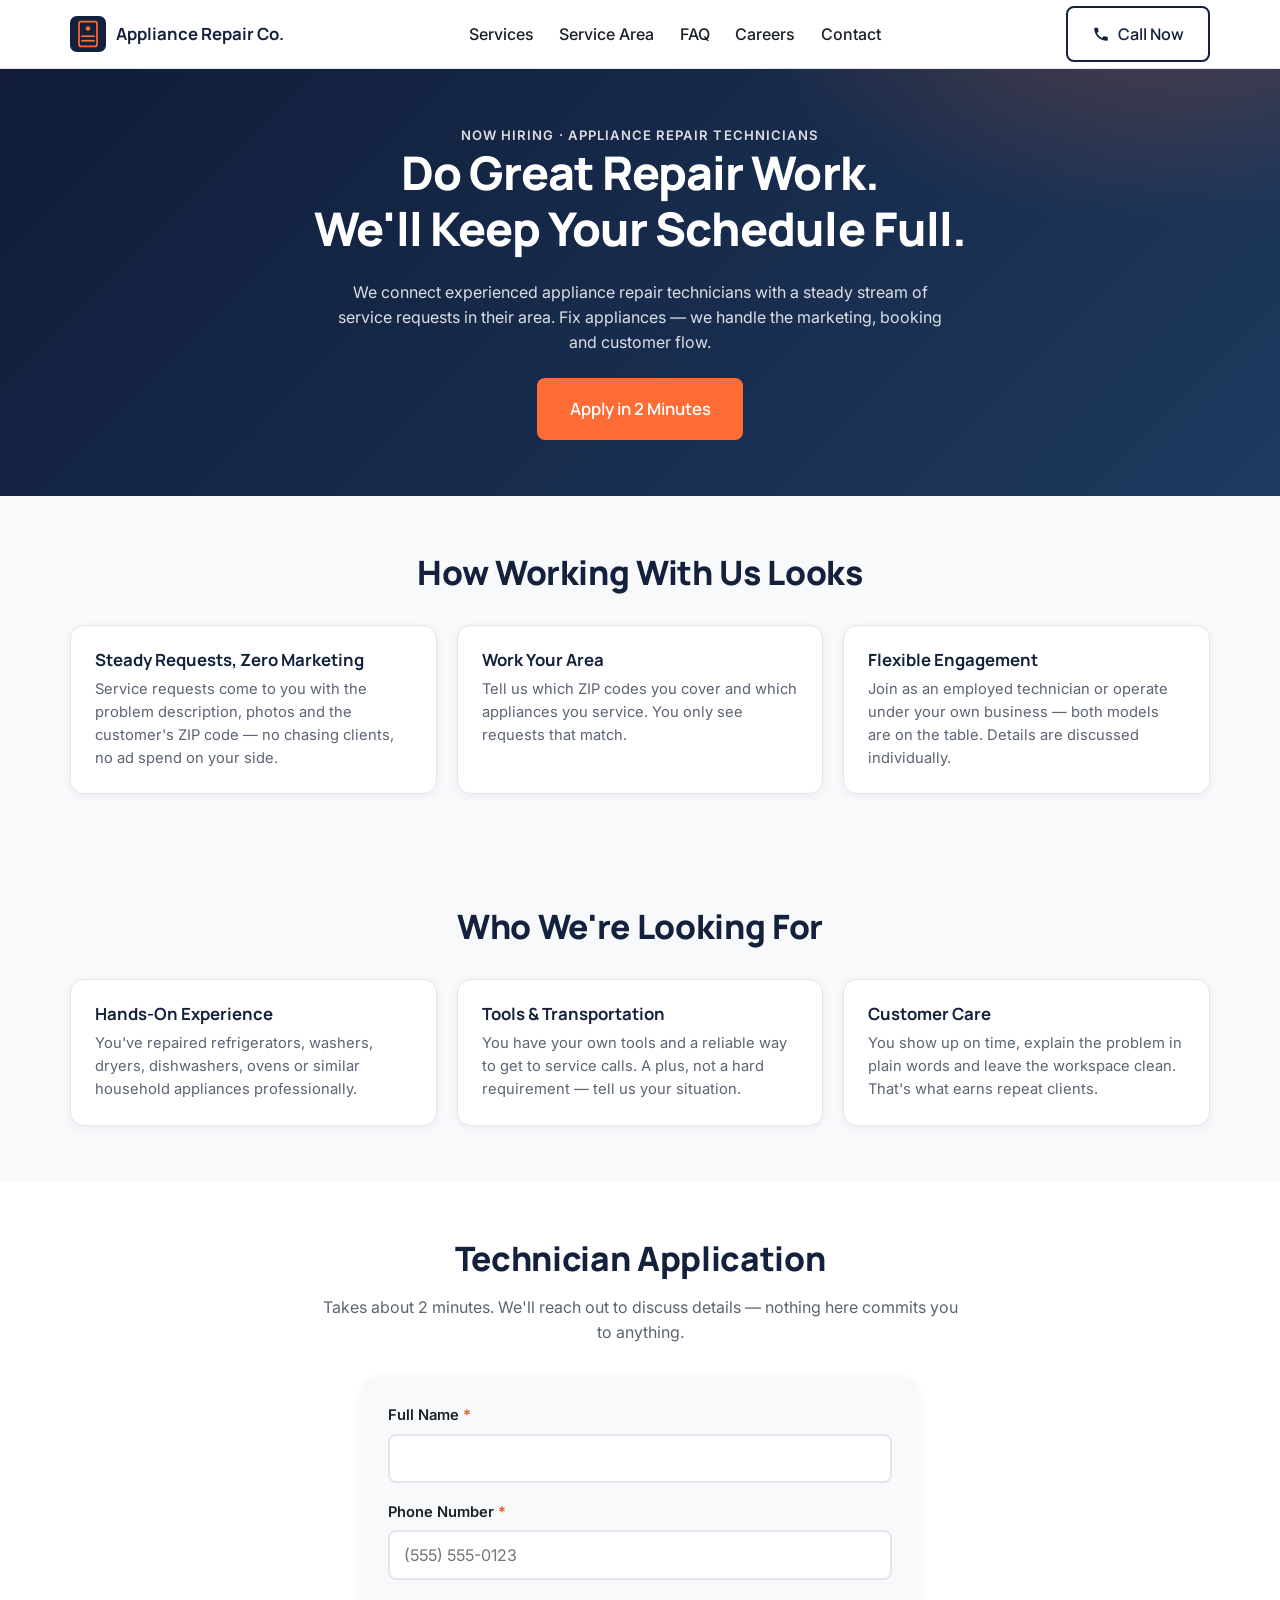
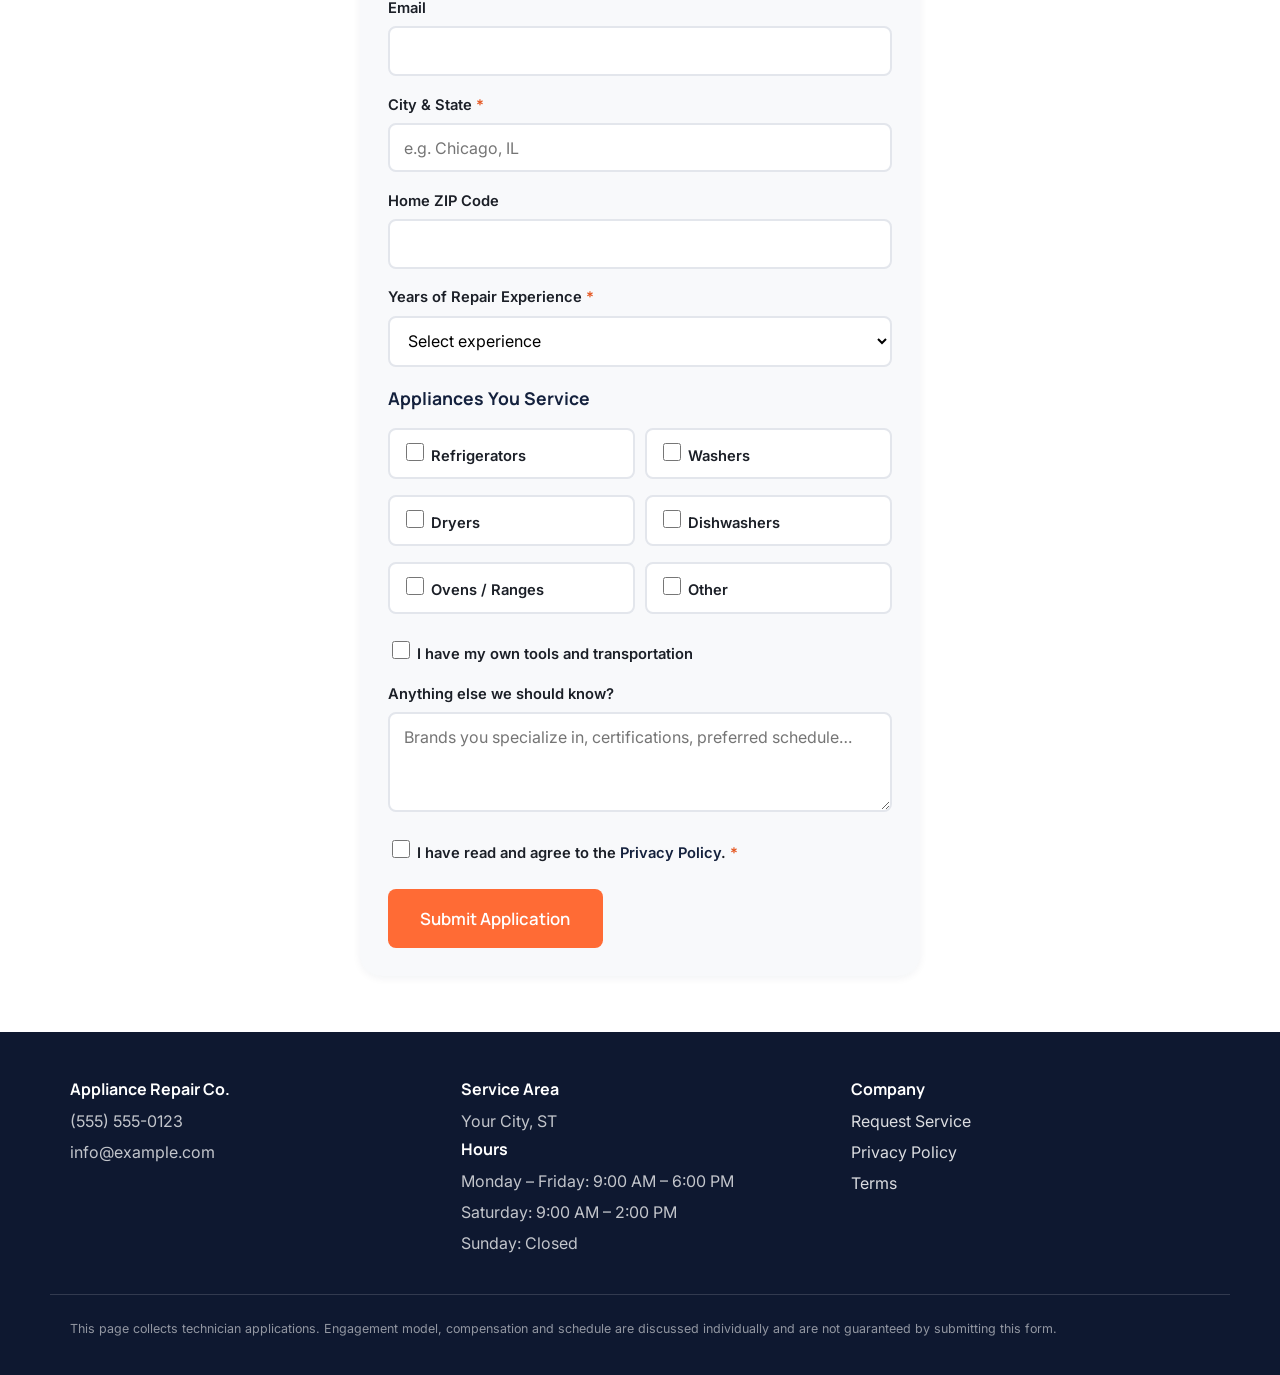
<file: careers.html>
<!DOCTYPE html>
<html lang="en">
<head>
<meta charset="UTF-8">
<meta name="viewport" content="width=device-width, initial-scale=1.0">
<title>Appliance Repair Technician Jobs | Appliance Repair Co.</title>
<meta name="description" content="Join our team of appliance repair technicians. Flexible engagement, steady stream of service requests, work in your area. Apply online in 2 minutes.">
<meta name="robots" content="index, follow">

<link rel="icon" type="image/svg+xml" href="data:image/svg+xml,%3Csvg xmlns='http://www.w3.org/2000/svg' viewBox='0 0 64 64'%3E%3Crect width='64' height='64' rx='12' fill='%2314213D'/%3E%3Crect x='16' y='10' width='32' height='44' rx='4' fill='none' stroke='%23FF6B35' stroke-width='3'/%3E%3Ccircle cx='32' cy='22' r='4' fill='%23FF6B35'/%3E%3Cline x1='20' y1='36' x2='44' y2='36' stroke='%23FF6B35' stroke-width='3'/%3E%3Cline x1='20' y1='44' x2='44' y2='44' stroke='%23FF6B35' stroke-width='3'/%3E%3C/svg%3E">

<link rel="manifest" href="manifest.json">
<meta name="theme-color" content="#14213D">

<link rel="preconnect" href="https://fonts.googleapis.com">
<link rel="preconnect" href="https://fonts.gstatic.com" crossorigin>
<link href="https://fonts.googleapis.com/css2?family=Inter:wght@400;500;600&family=Manrope:wght@600;700;800&display=swap" rel="stylesheet">

<link rel="stylesheet" href="styles.css?v=4">
</head>
<body data-page="careers">

<a class="skip-link" href="#main-content">Skip to main content</a>

<!-- ================= HEADER ================= -->
<header class="site-header" id="top">
  <div class="container header-inner">
    <a href="index.html" class="logo" aria-label="Appliance Repair Co. home">
      <svg class="logo-icon" width="36" height="36" viewBox="0 0 64 64" aria-hidden="true" focusable="false">
        <rect width="64" height="64" rx="12" fill="#14213D"/>
        <rect x="16" y="10" width="32" height="44" rx="4" fill="none" stroke="#FF6B35" stroke-width="3"/>
        <circle cx="32" cy="22" r="4" fill="#FF6B35"/>
        <line x1="20" y1="36" x2="44" y2="36" stroke="#FF6B35" stroke-width="3"/>
        <line x1="20" y1="44" x2="44" y2="44" stroke="#FF6B35" stroke-width="3"/>
      </svg>
      <span class="logo-text" id="header-company-name">Appliance Repair Co.</span>
    </a>

    <nav class="main-nav" id="main-nav" aria-label="Primary">
      <ul>
        <li><a href="index.html#services">Services</a></li>
        <li><a href="index.html#service-area">Service Area</a></li>
        <li><a href="index.html#faq">FAQ</a></li>
        <li><a href="careers.html" aria-current="page">Careers</a></li>
        <li><a href="index.html#contact">Contact</a></li>
      </ul>
    </nav>

    <div class="header-actions">
      <a href="tel:" id="header-call-btn" class="btn btn-outline call-link" data-track="PhoneClick">
        <svg width="18" height="18" viewBox="0 0 24 24" fill="none" aria-hidden="true"><path d="M6.6 10.8c1.4 2.8 3.8 5.2 6.6 6.6l2.2-2.2c.3-.3.7-.4 1-.2 1.1.4 2.3.6 3.6.6.6 0 1 .4 1 1V20c0 .6-.4 1-1 1C10.4 21 3 13.6 3 4.6c0-.6.4-1 1-1h3.2c.6 0 1 .4 1 1 0 1.3.2 2.5.6 3.6.1.3 0 .7-.2 1L6.6 10.8z" fill="#14213D"/></svg>
        <span>Call Now</span>
      </a>
      <button type="button" class="menu-toggle" id="menu-toggle" aria-expanded="false" aria-controls="mobile-nav" aria-label="Open menu">
        <span></span><span></span><span></span>
      </button>
    </div>
  </div>

  <div class="mobile-nav" id="mobile-nav" hidden>
    <ul>
      <li><a href="index.html#services">Services</a></li>
      <li><a href="index.html#service-area">Service Area</a></li>
      <li><a href="index.html#faq">FAQ</a></li>
      <li><a href="careers.html">Careers</a></li>
      <li><a href="index.html#contact">Contact</a></li>
      <li><a href="tel:" class="mobile-call-link">Call Now</a></li>
    </ul>
  </div>
</header>

<main id="main-content">

  <!-- ================= CAREERS HERO ================= -->
  <section class="careers-hero">
    <div class="container">
      <p class="hero-eyebrow">Now hiring · Appliance repair technicians</p>
      <h1>Do Great Repair Work.<br>We'll Keep Your Schedule Full.</h1>
      <p>We connect experienced appliance repair technicians with a steady stream of service requests in their area. Fix appliances — we handle the marketing, booking and customer flow.</p>
      <div class="final-cta-actions">
        <a href="#apply" class="btn btn-accent btn-lg">Apply in 2 Minutes</a>
      </div>
    </div>
  </section>

  <!-- ================= PERKS ================= -->
  <section class="careers-perks-section">
    <div class="container">
      <h2 class="section-title">How Working With Us Looks</h2>
      <div class="careers-perks">
        <div class="perk-card">
          <h3>Steady Requests, Zero Marketing</h3>
          <p>Service requests come to you with the problem description, photos and the customer's ZIP code — no chasing clients, no ad spend on your side.</p>
        </div>
        <div class="perk-card">
          <h3>Work Your Area</h3>
          <p>Tell us which ZIP codes you cover and which appliances you service. You only see requests that match.</p>
        </div>
        <div class="perk-card">
          <h3>Flexible Engagement</h3>
          <p>Join as an employed technician or operate under your own business — both models are on the table. Details are discussed individually.</p>
        </div>
      </div>
    </div>
  </section>

  <!-- ================= WHO WE LOOK FOR ================= -->
  <section class="who-we-look">
    <div class="container">
      <h2 class="section-title">Who We're Looking For</h2>
      <div class="careers-perks">
        <div class="perk-card">
          <h3>Hands-On Experience</h3>
          <p>You've repaired refrigerators, washers, dryers, dishwashers, ovens or similar household appliances professionally.</p>
        </div>
        <div class="perk-card">
          <h3>Tools &amp; Transportation</h3>
          <p>You have your own tools and a reliable way to get to service calls. A plus, not a hard requirement — tell us your situation.</p>
        </div>
        <div class="perk-card">
          <h3>Customer Care</h3>
          <p>You show up on time, explain the problem in plain words and leave the workspace clean. That's what earns repeat clients.</p>
        </div>
      </div>
    </div>
  </section>

  <!-- ================= APPLICATION FORM ================= -->
  <section class="careers-form-section" id="apply">
    <div class="container">
      <h2 class="section-title">Technician Application</h2>
      <p class="section-sub">Takes about 2 minutes. We'll reach out to discuss details — nothing here commits you to anything.</p>

      <form id="careers-form" class="booking-form" novalidate>
        <div class="honeypot" aria-hidden="true">
          <label for="c-website">Leave this field empty</label>
          <input type="text" id="c-website" name="website" tabindex="-1" autocomplete="off">
        </div>

        <div class="form-field">
          <label for="c-name">Full Name <span class="req">*</span></label>
          <input type="text" id="c-name" name="name" required autocomplete="name">
        </div>

        <div class="form-field">
          <label for="c-phone">Phone Number <span class="req">*</span></label>
          <input type="tel" id="c-phone" name="phone" required autocomplete="tel" placeholder="(555) 555-0123">
        </div>

        <div class="form-field">
          <label for="c-email">Email</label>
          <input type="email" id="c-email" name="email" autocomplete="email">
        </div>

        <div class="form-field">
          <label for="c-city">City &amp; State <span class="req">*</span></label>
          <input type="text" id="c-city" name="cityState" required placeholder="e.g. Chicago, IL">
        </div>

        <div class="form-field">
          <label for="c-zip">Home ZIP Code</label>
          <input type="text" id="c-zip" name="zip" inputmode="numeric" pattern="[0-9]{5}" maxlength="5" autocomplete="postal-code">
        </div>

        <div class="form-field">
          <label for="c-experience">Years of Repair Experience <span class="req">*</span></label>
          <select id="c-experience" name="experience" required>
            <option value="">Select experience</option>
            <option value="1-2">1–2 years</option>
            <option value="3-5">3–5 years</option>
            <option value="6-10">6–10 years</option>
            <option value="10+">10+ years</option>
          </select>
        </div>

        <fieldset class="form-field">
          <legend>Appliances You Service</legend>
          <div class="specialty-grid">
            <label class="checkbox-label"><input type="checkbox" name="specialty" value="Refrigerators"> Refrigerators</label>
            <label class="checkbox-label"><input type="checkbox" name="specialty" value="Washers"> Washers</label>
            <label class="checkbox-label"><input type="checkbox" name="specialty" value="Dryers"> Dryers</label>
            <label class="checkbox-label"><input type="checkbox" name="specialty" value="Dishwashers"> Dishwashers</label>
            <label class="checkbox-label"><input type="checkbox" name="specialty" value="Ovens / Ranges"> Ovens / Ranges</label>
            <label class="checkbox-label"><input type="checkbox" name="specialty" value="Other"> Other</label>
          </div>
        </fieldset>

        <div class="form-field checkbox-field">
          <label class="checkbox-label">
            <input type="checkbox" id="c-tools" name="ownToolsVehicle">
            I have my own tools and transportation
          </label>
        </div>

        <div class="form-field">
          <label for="c-notes">Anything else we should know?</label>
          <textarea id="c-notes" name="notes" rows="3" placeholder="Brands you specialize in, certifications, preferred schedule…"></textarea>
        </div>

        <div class="form-field checkbox-field">
          <label class="checkbox-label">
            <input type="checkbox" id="c-privacy" name="privacyConsent" required>
            I have read and agree to the <a href="privacy.html" target="_blank" rel="noopener">Privacy Policy</a>. <span class="req">*</span>
          </label>
        </div>

        <div class="form-actions">
          <button type="submit" class="btn btn-accent btn-lg">Submit Application</button>
        </div>

        <div id="careers-status" class="form-status" role="status" aria-live="polite"></div>
      </form>
    </div>
  </section>

</main>

<!-- ================= FOOTER ================= -->
<footer class="site-footer" id="contact">
  <div class="container footer-inner">
    <div class="footer-col">
      <h3 id="footer-company-name">Appliance Repair Co.</h3>
      <p id="footer-phone"></p>
      <p id="footer-email"></p>
    </div>
    <div class="footer-col">
      <h3>Service Area</h3>
      <p id="footer-area"></p>
      <h3>Hours</h3>
      <div id="footer-hours"></div>
    </div>
    <div class="footer-col">
      <h3>Company</h3>
      <p><a href="index.html">Request Service</a></p>
      <p><a href="privacy.html">Privacy Policy</a></p>
      <p><a href="terms.html">Terms</a></p>
    </div>
  </div>
  <div class="container footer-disclaimer">
    <p>This page collects technician applications. Engagement model, compensation and schedule are discussed individually and are not guaranteed by submitting this form.</p>
  </div>
</footer>

<script src="config.js?v=4"></script>
<script src="script.js?v=4"></script>
</body>
</html>
</file>
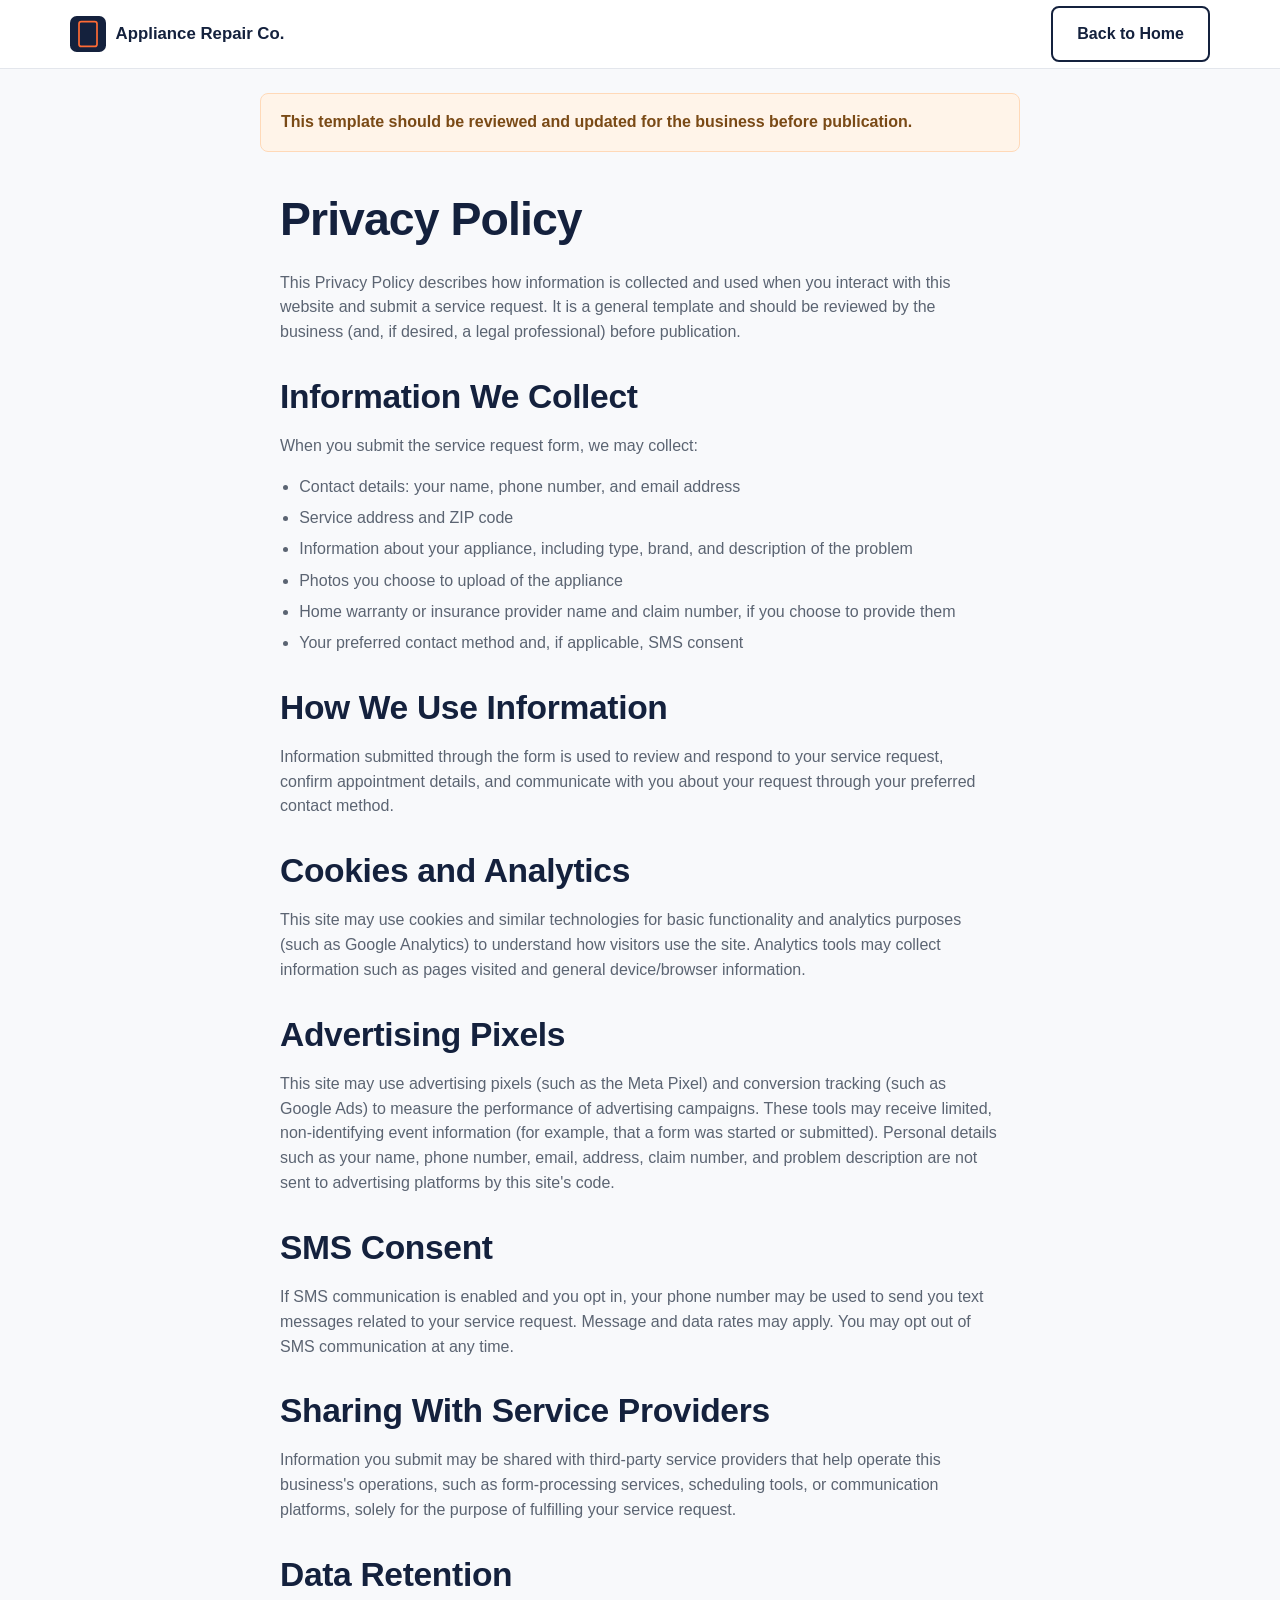
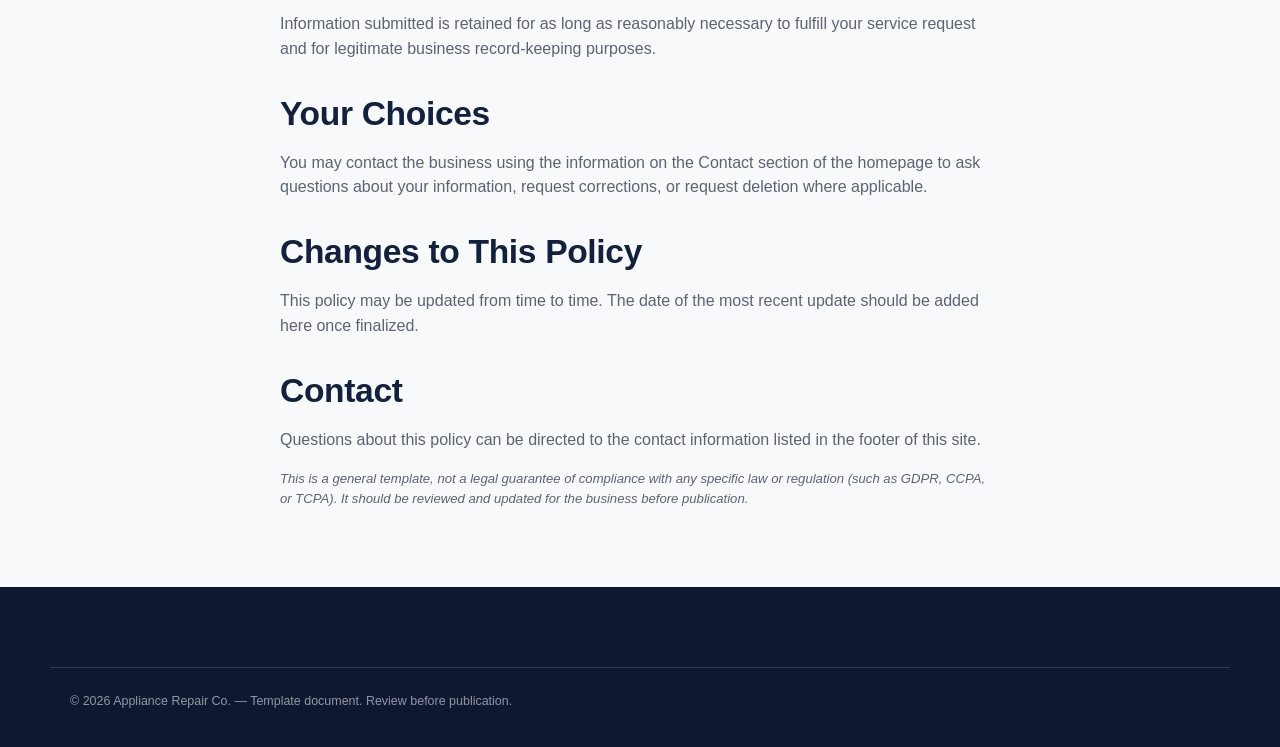
<file: privacy.html>
<!DOCTYPE html>
<html lang="en">
<head>
<meta charset="UTF-8">
<meta name="viewport" content="width=device-width, initial-scale=1.0">
<title>Privacy Policy | Appliance Repair Co.</title>
<meta name="robots" content="index, follow">
<link rel="canonical" href="https://example.com/privacy.html">
<link rel="icon" type="image/svg+xml" href="data:image/svg+xml,%3Csvg xmlns='http://www.w3.org/2000/svg' viewBox='0 0 64 64'%3E%3Crect width='64' height='64' rx='12' fill='%2314213D'/%3E%3Crect x='16' y='10' width='32' height='44' rx='4' fill='none' stroke='%23FF6B35' stroke-width='3'/%3E%3C/svg%3E">
<link rel="stylesheet" href="styles.css">
<style>
  .legal-wrap { max-width: 760px; margin: 0 auto; padding: 2.5rem 1.25rem 4rem; }
  .legal-wrap h2 { margin-top: 2rem; }
  .legal-wrap li { margin-bottom: 0.4rem; color: var(--color-text-muted); }
  .review-banner {
    background: #FFF4E9; border: 1px solid #FFD9B8; color: #7A4A16;
    padding: 1rem 1.25rem; border-radius: var(--radius-sm); font-weight: 600;
    max-width: 760px; margin: 1.5rem auto 0;
  }
</style>
</head>
<body>

<header class="site-header">
  <div class="container header-inner">
    <a href="index.html" class="logo">
      <svg class="logo-icon" width="36" height="36" viewBox="0 0 64 64" aria-hidden="true"><rect width="64" height="64" rx="12" fill="#14213D"/><rect x="16" y="10" width="32" height="44" rx="4" fill="none" stroke="#FF6B35" stroke-width="3"/></svg>
      <span class="logo-text" id="header-company-name">Appliance Repair Co.</span>
    </a>
    <a href="index.html" class="btn btn-outline">Back to Home</a>
  </div>
</header>

<div class="review-banner">This template should be reviewed and updated for the business before publication.</div>

<main class="legal-wrap">
  <h1>Privacy Policy</h1>
  <p>This Privacy Policy describes how information is collected and used when you interact with this website and submit a service request. It is a general template and should be reviewed by the business (and, if desired, a legal professional) before publication.</p>

  <h2>Information We Collect</h2>
  <p>When you submit the service request form, we may collect:</p>
  <ul>
    <li>Contact details: your name, phone number, and email address</li>
    <li>Service address and ZIP code</li>
    <li>Information about your appliance, including type, brand, and description of the problem</li>
    <li>Photos you choose to upload of the appliance</li>
    <li>Home warranty or insurance provider name and claim number, if you choose to provide them</li>
    <li>Your preferred contact method and, if applicable, SMS consent</li>
  </ul>

  <h2>How We Use Information</h2>
  <p>Information submitted through the form is used to review and respond to your service request, confirm appointment details, and communicate with you about your request through your preferred contact method.</p>

  <h2>Cookies and Analytics</h2>
  <p>This site may use cookies and similar technologies for basic functionality and analytics purposes (such as Google Analytics) to understand how visitors use the site. Analytics tools may collect information such as pages visited and general device/browser information.</p>

  <h2>Advertising Pixels</h2>
  <p>This site may use advertising pixels (such as the Meta Pixel) and conversion tracking (such as Google Ads) to measure the performance of advertising campaigns. These tools may receive limited, non-identifying event information (for example, that a form was started or submitted). Personal details such as your name, phone number, email, address, claim number, and problem description are not sent to advertising platforms by this site's code.</p>

  <h2>SMS Consent</h2>
  <p>If SMS communication is enabled and you opt in, your phone number may be used to send you text messages related to your service request. Message and data rates may apply. You may opt out of SMS communication at any time.</p>

  <h2>Sharing With Service Providers</h2>
  <p>Information you submit may be shared with third-party service providers that help operate this business's operations, such as form-processing services, scheduling tools, or communication platforms, solely for the purpose of fulfilling your service request.</p>

  <h2>Data Retention</h2>
  <p>Information submitted is retained for as long as reasonably necessary to fulfill your service request and for legitimate business record-keeping purposes.</p>

  <h2>Your Choices</h2>
  <p>You may contact the business using the information on the Contact section of the homepage to ask questions about your information, request corrections, or request deletion where applicable.</p>

  <h2>Changes to This Policy</h2>
  <p>This policy may be updated from time to time. The date of the most recent update should be added here once finalized.</p>

  <h2>Contact</h2>
  <p>Questions about this policy can be directed to the contact information listed in the footer of this site.</p>

  <p class="fine-print"><em>This is a general template, not a legal guarantee of compliance with any specific law or regulation (such as GDPR, CCPA, or TCPA). It should be reviewed and updated for the business before publication.</em></p>
</main>

<footer class="site-footer">
  <div class="container footer-disclaimer">
    <p>&copy; <span id="year"></span> Appliance Repair Co. — Template document. Review before publication.</p>
  </div>
</footer>

<script>document.getElementById("year").textContent = new Date().getFullYear();</script>
</body>
</html>
</file>
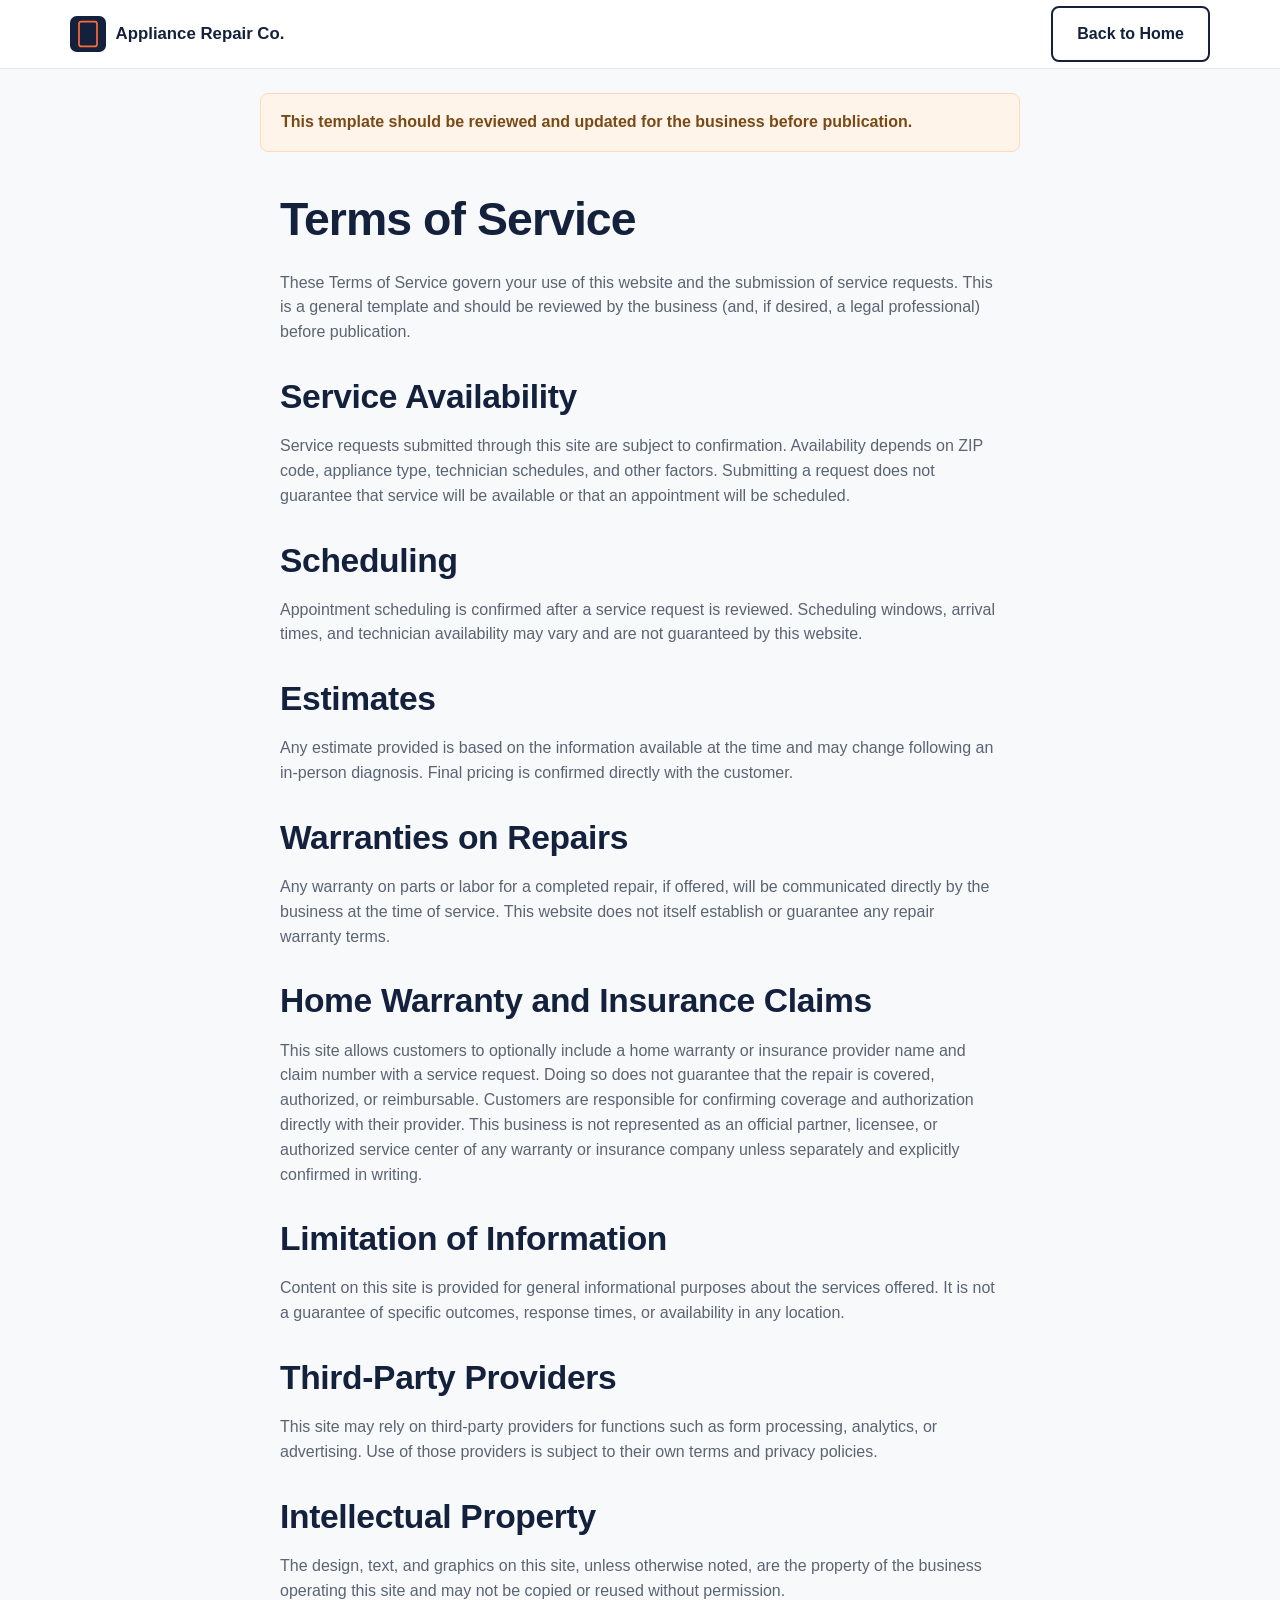
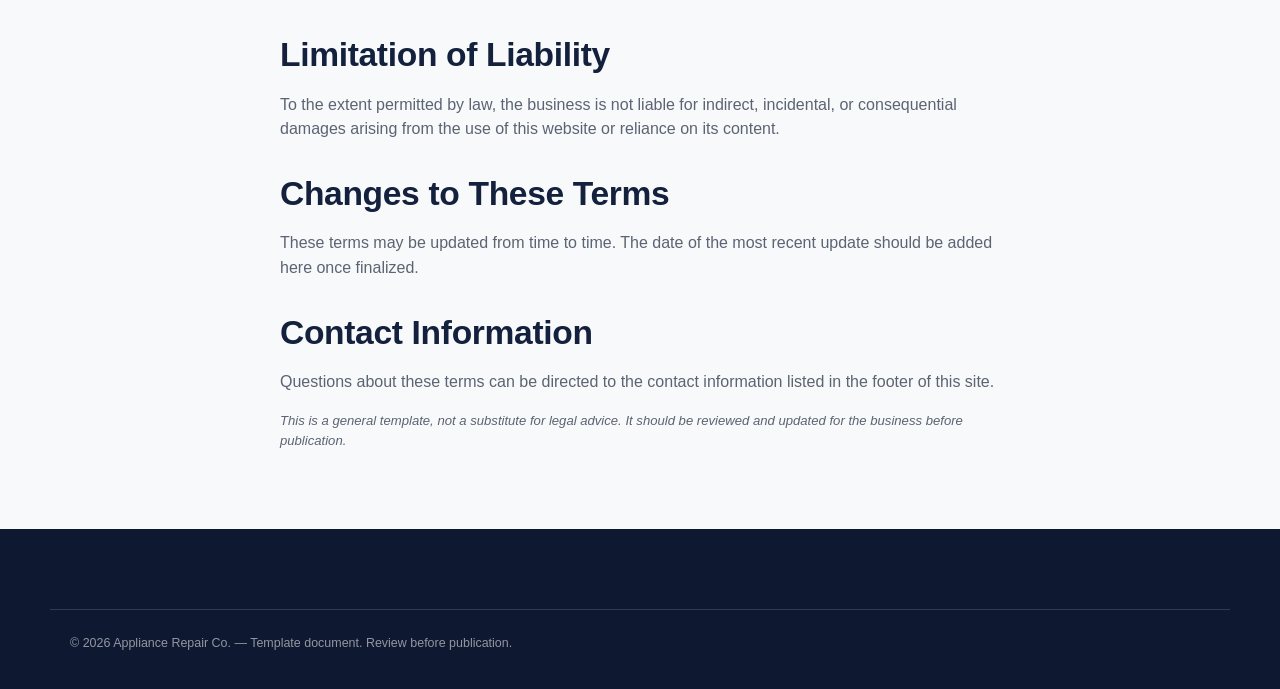
<file: terms.html>
<!DOCTYPE html>
<html lang="en">
<head>
<meta charset="UTF-8">
<meta name="viewport" content="width=device-width, initial-scale=1.0">
<title>Terms of Service | Appliance Repair Co.</title>
<meta name="robots" content="index, follow">
<link rel="canonical" href="https://example.com/terms.html">
<link rel="icon" type="image/svg+xml" href="data:image/svg+xml,%3Csvg xmlns='http://www.w3.org/2000/svg' viewBox='0 0 64 64'%3E%3Crect width='64' height='64' rx='12' fill='%2314213D'/%3E%3Crect x='16' y='10' width='32' height='44' rx='4' fill='none' stroke='%23FF6B35' stroke-width='3'/%3E%3C/svg%3E">
<link rel="stylesheet" href="styles.css">
<style>
  .legal-wrap { max-width: 760px; margin: 0 auto; padding: 2.5rem 1.25rem 4rem; }
  .legal-wrap h2 { margin-top: 2rem; }
  .legal-wrap li { margin-bottom: 0.4rem; color: var(--color-text-muted); }
  .review-banner {
    background: #FFF4E9; border: 1px solid #FFD9B8; color: #7A4A16;
    padding: 1rem 1.25rem; border-radius: var(--radius-sm); font-weight: 600;
    max-width: 760px; margin: 1.5rem auto 0;
  }
</style>
</head>
<body>

<header class="site-header">
  <div class="container header-inner">
    <a href="index.html" class="logo">
      <svg class="logo-icon" width="36" height="36" viewBox="0 0 64 64" aria-hidden="true"><rect width="64" height="64" rx="12" fill="#14213D"/><rect x="16" y="10" width="32" height="44" rx="4" fill="none" stroke="#FF6B35" stroke-width="3"/></svg>
      <span class="logo-text">Appliance Repair Co.</span>
    </a>
    <a href="index.html" class="btn btn-outline">Back to Home</a>
  </div>
</header>

<div class="review-banner">This template should be reviewed and updated for the business before publication.</div>

<main class="legal-wrap">
  <h1>Terms of Service</h1>
  <p>These Terms of Service govern your use of this website and the submission of service requests. This is a general template and should be reviewed by the business (and, if desired, a legal professional) before publication.</p>

  <h2>Service Availability</h2>
  <p>Service requests submitted through this site are subject to confirmation. Availability depends on ZIP code, appliance type, technician schedules, and other factors. Submitting a request does not guarantee that service will be available or that an appointment will be scheduled.</p>

  <h2>Scheduling</h2>
  <p>Appointment scheduling is confirmed after a service request is reviewed. Scheduling windows, arrival times, and technician availability may vary and are not guaranteed by this website.</p>

  <h2>Estimates</h2>
  <p>Any estimate provided is based on the information available at the time and may change following an in-person diagnosis. Final pricing is confirmed directly with the customer.</p>

  <h2>Warranties on Repairs</h2>
  <p>Any warranty on parts or labor for a completed repair, if offered, will be communicated directly by the business at the time of service. This website does not itself establish or guarantee any repair warranty terms.</p>

  <h2>Home Warranty and Insurance Claims</h2>
  <p>This site allows customers to optionally include a home warranty or insurance provider name and claim number with a service request. Doing so does not guarantee that the repair is covered, authorized, or reimbursable. Customers are responsible for confirming coverage and authorization directly with their provider. This business is not represented as an official partner, licensee, or authorized service center of any warranty or insurance company unless separately and explicitly confirmed in writing.</p>

  <h2>Limitation of Information</h2>
  <p>Content on this site is provided for general informational purposes about the services offered. It is not a guarantee of specific outcomes, response times, or availability in any location.</p>

  <h2>Third-Party Providers</h2>
  <p>This site may rely on third-party providers for functions such as form processing, analytics, or advertising. Use of those providers is subject to their own terms and privacy policies.</p>

  <h2>Intellectual Property</h2>
  <p>The design, text, and graphics on this site, unless otherwise noted, are the property of the business operating this site and may not be copied or reused without permission.</p>

  <h2>Limitation of Liability</h2>
  <p>To the extent permitted by law, the business is not liable for indirect, incidental, or consequential damages arising from the use of this website or reliance on its content.</p>

  <h2>Changes to These Terms</h2>
  <p>These terms may be updated from time to time. The date of the most recent update should be added here once finalized.</p>

  <h2>Contact Information</h2>
  <p>Questions about these terms can be directed to the contact information listed in the footer of this site.</p>

  <p class="fine-print"><em>This is a general template, not a substitute for legal advice. It should be reviewed and updated for the business before publication.</em></p>
</main>

<footer class="site-footer">
  <div class="container footer-disclaimer">
    <p>&copy; <span id="year"></span> Appliance Repair Co. — Template document. Review before publication.</p>
  </div>
</footer>

<script>document.getElementById("year").textContent = new Date().getFullYear();</script>
</body>
</html>
</file>
<file: styles.css>
/* ============================================================
   APPLIANCE REPAIR DEMO — STYLESHEET
   Mobile-first. Design tokens live in :root.
   ============================================================ */

:root {
  --color-primary: #14213D;      /* dark navy / graphite */
  --color-primary-light: #1E3A5F;
  --color-accent: #FF6B35;       /* bright CTA accent */
  --color-accent-dark: #E4551F;
  --color-bg: #F8F9FB;
  --color-surface: #FFFFFF;
  --color-border: #E3E6EC;
  --color-text: #1B1F27;
  --color-text-muted: #5B6472;
  --color-success-bg: #E8F6F1;
  --color-success-text: #1A7A5E;
  --color-error-bg: #FDEDEC;
  --color-error-text: #C0392B;

  --radius-sm: 8px;
  --radius-md: 14px;
  --radius-lg: 22px;

  --shadow-sm: 0 2px 8px rgba(20, 33, 61, 0.06);
  --shadow-md: 0 8px 24px rgba(20, 33, 61, 0.10);
  --shadow-lg: 0 16px 40px rgba(20, 33, 61, 0.14);

  --font-sans: -apple-system, BlinkMacSystemFont, "Segoe UI", Roboto, Helvetica, Arial, sans-serif;
  --container-width: 1180px;
}

* { box-sizing: border-box; }
html { -webkit-text-size-adjust: 100%; }

html, body {
  max-width: 100%;
  overflow-x: hidden;
}

body {
  margin: 0;
  font-family: var(--font-sans);
  color: var(--color-text);
  background: var(--color-bg);
  line-height: 1.55;
  font-size: 16px;
}

img, svg { max-width: 100%; display: block; }

h1, h2, h3 { line-height: 1.2; margin: 0 0 0.5em; color: var(--color-primary); }
h1 { font-size: clamp(2rem, 5vw, 2.9rem); }
h2 { font-size: clamp(1.5rem, 4vw, 2.1rem); }
h3 { font-size: 1.15rem; }
p { margin: 0 0 1em; color: var(--color-text-muted); }

a { color: var(--color-primary); text-decoration: none; }
a:hover { text-decoration: underline; }

ul, ol { padding-left: 1.2rem; }

.container {
  width: 100%;
  max-width: var(--container-width);
  margin: 0 auto;
  padding: 0 1.25rem;
}

.visually-hidden {
  position: absolute !important;
  width: 1px; height: 1px;
  padding: 0; margin: -1px;
  overflow: hidden;
  clip: rect(0,0,0,0);
  white-space: nowrap;
  border: 0;
}

.skip-link {
  position: absolute;
  left: -999px;
  top: 0;
  background: var(--color-primary);
  color: #fff;
  padding: 0.75rem 1.25rem;
  z-index: 1000;
  border-radius: 0 0 var(--radius-sm) 0;
}
.skip-link:focus {
  left: 0;
}

/* Focus states */
a:focus-visible,
button:focus-visible,
input:focus-visible,
select:focus-visible,
textarea:focus-visible {
  outline: 3px solid #1E88E5;
  outline-offset: 2px;
}

/* ============ BUTTONS ============ */
.btn {
  display: inline-flex;
  align-items: center;
  justify-content: center;
  gap: 0.5rem;
  padding: 0.85rem 1.5rem;
  border-radius: var(--radius-sm);
  font-weight: 600;
  font-size: 1rem;
  border: 2px solid transparent;
  cursor: pointer;
  text-decoration: none !important;
  min-height: 48px;
  transition: transform 0.08s ease, box-shadow 0.15s ease, background-color 0.15s ease;
}
.btn:active { transform: translateY(1px); }

.btn-accent {
  background: var(--color-accent);
  color: #fff;
}
.btn-accent:hover { background: var(--color-accent-dark); }

.btn-outline {
  background: transparent;
  border-color: var(--color-primary);
  color: var(--color-primary);
}
.btn-outline:hover { background: var(--color-primary); color: #fff; }

.btn-outline-light {
  background: transparent;
  border-color: rgba(255,255,255,0.6);
  color: #fff;
}
.btn-outline-light:hover { background: rgba(255,255,255,0.15); }

.btn-lg { padding: 1rem 1.9rem; font-size: 1.05rem; }

/* ============ HEADER ============ */
.site-header {
  position: sticky;
  top: 0;
  z-index: 500;
  background: var(--color-surface);
  border-bottom: 1px solid var(--color-border);
}
.header-inner {
  display: flex;
  align-items: center;
  justify-content: space-between;
  height: 68px;
}
.logo {
  display: flex;
  align-items: center;
  gap: 0.6rem;
  font-weight: 700;
  color: var(--color-primary);
}
.logo:hover { text-decoration: none; }
.logo-text { font-size: 1.05rem; white-space: nowrap; }

.main-nav ul {
  display: none;
  list-style: none;
  margin: 0; padding: 0;
  gap: 1.6rem;
}
.main-nav a {
  color: var(--color-text);
  font-weight: 500;
}

.header-actions { display: flex; align-items: center; gap: 0.75rem; }
.call-link .btn, .header-actions .btn span { white-space: nowrap; }
#header-call-btn span { display: none; }

.menu-toggle {
  display: flex;
  flex-direction: column;
  justify-content: center;
  gap: 5px;
  width: 44px; height: 44px;
  background: transparent;
  border: 1px solid var(--color-border);
  border-radius: var(--radius-sm);
  cursor: pointer;
}
.menu-toggle span {
  display: block;
  height: 2px;
  width: 22px;
  margin: 0 auto;
  background: var(--color-primary);
}

.mobile-nav {
  border-top: 1px solid var(--color-border);
  background: var(--color-surface);
}
.mobile-nav ul {
  list-style: none;
  margin: 0; padding: 0.5rem 1.25rem 1rem;
}
.mobile-nav li { border-bottom: 1px solid var(--color-border); }
.mobile-nav a {
  display: block;
  padding: 0.9rem 0;
  color: var(--color-text);
  font-weight: 500;
}
.mobile-call-link { color: var(--color-accent) !important; font-weight: 700; }

/* ============ HERO ============ */
.hero {
  background: linear-gradient(135deg, var(--color-primary) 0%, var(--color-primary-light) 100%);
  color: #fff;
  padding: 3rem 0 3.5rem;
}
.hero-inner {
  display: grid;
  gap: 2rem;
  align-items: center;
}
.hero-copy h1 { color: #fff; }
.hero-sub { color: rgba(255,255,255,0.85); font-size: 1.05rem; }
.hero-actions { display: flex; flex-wrap: wrap; gap: 0.9rem; margin: 1.5rem 0; }
.hero-benefits {
  list-style: none;
  padding: 0;
  margin: 1.5rem 0 0;
  display: grid;
  gap: 0.6rem;
}
.hero-benefits li {
  position: relative;
  padding-left: 1.6rem;
  color: rgba(255,255,255,0.9);
  font-size: 0.95rem;
}
.hero-benefits li::before {
  content: "";
  position: absolute;
  left: 0; top: 0.35em;
  width: 10px; height: 10px;
  background: var(--color-accent);
  border-radius: 50%;
}
.hero-art { max-width: 340px; margin: 0 auto; }

/* ============ ZIP CHECKER ============ */
.zip-checker { padding: 2.5rem 0; }
.zip-card {
  background: var(--color-surface);
  border-radius: var(--radius-lg);
  box-shadow: var(--shadow-md);
  padding: 2rem;
  margin-top: -3.5rem;
  position: relative;
  z-index: 10;
  text-align: center;
}
.zip-input-row {
  display: flex;
  flex-direction: column;
  gap: 0.75rem;
  max-width: 420px;
  margin: 1rem auto 0;
}
.zip-input-row input {
  padding: 0.85rem 1rem;
  border: 2px solid var(--color-border);
  border-radius: var(--radius-sm);
  font-size: 1rem;
  text-align: center;
}
.zip-result {
  margin-top: 1rem;
  font-weight: 600;
  min-height: 1.5rem;
}
.zip-result.is-positive { color: var(--color-success-text); }
.zip-result.is-negative { color: var(--color-error-text); }
.zip-result.is-neutral { color: var(--color-text-muted); font-weight: 400; }

/* ============ SECTION GENERICS ============ */
section { padding: 3.5rem 0; }
.section-title { text-align: center; }
.section-sub {
  text-align: center;
  max-width: 640px;
  margin: 0 auto 2rem;
}

/* ============ SERVICE CARDS ============ */
.card-grid {
  display: grid;
  grid-template-columns: 1fr;
  gap: 1.25rem;
}
.service-card {
  background: var(--color-surface);
  border: 1px solid var(--color-border);
  border-radius: var(--radius-md);
  padding: 1.6rem;
  box-shadow: var(--shadow-sm);
}
.service-icon {
  width: 48px; height: 48px;
  margin-bottom: 0.9rem;
}
.service-card p { font-size: 0.95rem; margin-bottom: 0; }

/* ============ PROBLEMS ============ */
.problems { background: var(--color-surface); }
.problem-grid {
  display: grid;
  grid-template-columns: repeat(2, 1fr);
  gap: 0.9rem;
}
.problem-item {
  background: var(--color-bg);
  border: 1px solid var(--color-border);
  border-radius: var(--radius-sm);
  padding: 1rem;
  font-weight: 600;
  font-size: 0.92rem;
  text-align: center;
  color: var(--color-primary);
}

/* ============ HOW IT WORKS ============ */
.steps {
  list-style: none;
  margin: 0; padding: 0;
  display: grid;
  gap: 1.5rem;
  counter-reset: step;
}
.step {
  background: var(--color-surface);
  border-radius: var(--radius-md);
  padding: 1.6rem;
  box-shadow: var(--shadow-sm);
  position: relative;
}
.step-number {
  display: inline-flex;
  align-items: center;
  justify-content: center;
  width: 36px; height: 36px;
  border-radius: 50%;
  background: var(--color-accent);
  color: #fff;
  font-weight: 700;
  margin-bottom: 0.75rem;
}

/* ============ WARRANTY ============ */
.warranty { background: var(--color-surface); }
.warranty-inner {
  display: grid;
  gap: 2rem;
  align-items: center;
}
.warranty-notes {
  margin-top: 1rem;
  padding-left: 1.2rem;
}
.warranty-notes li { margin-bottom: 0.5rem; color: var(--color-text-muted); font-size: 0.95rem; }
.warranty-art { max-width: 220px; margin: 0 auto; }

/* ============ BRANDS ============ */
.brands-content {
  text-align: center;
}
.brand-chip-list {
  display: flex;
  flex-wrap: wrap;
  gap: 0.6rem;
  justify-content: center;
  list-style: none;
  padding: 0;
  margin: 0;
}
.brand-chip {
  background: var(--color-surface);
  border: 1px solid var(--color-border);
  border-radius: 999px;
  padding: 0.5rem 1.1rem;
  font-weight: 600;
  font-size: 0.9rem;
  color: var(--color-primary);
}
.brands-empty { color: var(--color-text-muted); }

/* ============ SERVICE AREA ============ */
.service-area-card {
  background: var(--color-surface);
  border-radius: var(--radius-lg);
  box-shadow: var(--shadow-sm);
  padding: 2rem;
  text-align: center;
  max-width: 640px;
  margin: 0 auto;
}
.area-zip-list {
  display: flex;
  flex-wrap: wrap;
  gap: 0.5rem;
  justify-content: center;
  margin: 1rem 0;
}
.zip-chip {
  background: var(--color-bg);
  border: 1px solid var(--color-border);
  border-radius: 999px;
  padding: 0.35rem 0.85rem;
  font-size: 0.85rem;
  font-weight: 600;
}
.fine-print { font-size: 0.82rem; color: var(--color-text-muted); }

/* ============ BOOKING FORM ============ */
.booking { background: var(--color-surface); }
.booking-form {
  max-width: 560px;
  margin: 0 auto;
  background: var(--color-bg);
  border-radius: var(--radius-lg);
  padding: 1.75rem;
  box-shadow: var(--shadow-sm);
}
.honeypot { position: absolute; left: -9999px; width: 1px; height: 1px; overflow: hidden; }

.form-progress {
  display: flex;
  align-items: center;
  justify-content: center;
  gap: 0.5rem;
  margin-bottom: 1.5rem;
}
.progress-step {
  width: 32px; height: 32px;
  border-radius: 50%;
  background: var(--color-border);
  color: var(--color-text-muted);
  display: flex; align-items: center; justify-content: center;
  font-weight: 700;
  font-size: 0.9rem;
}
.progress-step.active { background: var(--color-accent); color: #fff; }
.progress-line { width: 60px; height: 2px; background: var(--color-border); }

fieldset { border: 0; padding: 0; margin: 0 0 0.5rem; }
legend { font-weight: 700; font-size: 1.1rem; color: var(--color-primary); padding: 0; margin-bottom: 1rem; }

.form-field { margin-bottom: 1.1rem; }
.form-field label { display: block; font-weight: 600; margin-bottom: 0.4rem; font-size: 0.92rem; }
.form-field input[type="text"],
.form-field input[type="tel"],
.form-field input[type="email"],
.form-field input[type="date"],
.form-field input[type="file"],
.form-field select,
.form-field textarea {
  width: 100%;
  padding: 0.8rem 0.9rem;
  border: 2px solid var(--color-border);
  border-radius: var(--radius-sm);
  font-size: 1rem;
  font-family: inherit;
  background: var(--color-surface);
  min-height: 48px;
}
.form-field textarea { min-height: 100px; resize: vertical; }
.req { color: var(--color-accent-dark); }
.field-error {
  display: block;
  color: var(--color-error-text);
  font-size: 0.85rem;
  margin-top: 0.35rem;
  min-height: 1.1em;
}
.field-hint { display: block; color: var(--color-text-muted); font-size: 0.82rem; margin-top: 0.35rem; }

.contact-method { display: flex; flex-wrap: wrap; gap: 1rem; align-items: center; }
.radio-label, .checkbox-label {
  display: flex;
  align-items: flex-start;
  gap: 0.5rem;
  font-weight: 500;
  font-size: 0.92rem;
  cursor: pointer;
}
.radio-label input, .checkbox-label input { margin-top: 0.2rem; width: 18px; height: 18px; flex-shrink: 0; }

.form-actions { display: flex; gap: 0.9rem; flex-wrap: wrap; margin-top: 1.5rem; }
.form-status {
  margin-top: 1.25rem;
  padding: 1rem;
  border-radius: var(--radius-sm);
  font-weight: 600;
  display: none;
}
.form-status.is-visible { display: block; }
.form-status.is-success { background: var(--color-success-bg); color: var(--color-success-text); }
.form-status.is-error { background: var(--color-error-bg); color: var(--color-error-text); }
.form-status.is-info { background: #EAF2FB; color: #1E5A96; }

/* ============ REVIEWS ============ */
.reviews-placeholder { display: flex; justify-content: center; }
.review-placeholder-card {
  background: var(--color-bg);
  border: 1px dashed var(--color-border);
  border-radius: var(--radius-md);
  padding: 2rem;
  text-align: center;
  max-width: 420px;
}
.review-placeholder-card svg { margin: 0 auto 0.75rem; }

/* ============ FAQ / ACCORDION ============ */
.accordion-item {
  border-bottom: 1px solid var(--color-border);
}
.accordion-item h3 { margin: 0; font-size: 1rem; }
.accordion-trigger {
  width: 100%;
  text-align: left;
  background: none;
  border: none;
  padding: 1.1rem 0.25rem;
  font-size: 1rem;
  font-weight: 600;
  color: var(--color-primary);
  cursor: pointer;
  display: flex;
  justify-content: space-between;
  align-items: center;
  gap: 1rem;
}
.accordion-trigger::after {
  content: "+";
  font-size: 1.4rem;
  font-weight: 400;
  color: var(--color-accent);
  flex-shrink: 0;
}
.accordion-trigger[aria-expanded="true"]::after { content: "\2212"; }
.accordion-panel { padding: 0 0.25rem 1.1rem; }
.accordion-panel p { margin: 0; }

/* ============ FINAL CTA ============ */
.final-cta {
  background: linear-gradient(135deg, var(--color-primary-light) 0%, var(--color-primary) 100%);
  color: #fff;
  text-align: center;
}
.final-cta h2 { color: #fff; }
.final-cta-actions {
  display: flex;
  flex-wrap: wrap;
  gap: 1rem;
  justify-content: center;
  margin-top: 1.5rem;
}

/* ============ FOOTER ============ */
.site-footer {
  background: #0E1830;
  color: rgba(255,255,255,0.85);
  padding: 3rem 0 1.5rem;
}
.footer-inner {
  display: grid;
  gap: 2rem;
  grid-template-columns: 1fr;
}
.footer-col h3 { color: #fff; font-size: 1rem; margin-bottom: 0.6rem; }
.footer-col p { color: rgba(255,255,255,0.75); margin-bottom: 0.4rem; }
.footer-col a { color: rgba(255,255,255,0.85); }
.footer-disclaimer {
  border-top: 1px solid rgba(255,255,255,0.15);
  margin-top: 2rem;
  padding-top: 1.5rem;
}
.footer-disclaimer p { font-size: 0.78rem; color: rgba(255,255,255,0.55); }

/* ============ MOBILE STICKY BAR ============ */
.mobile-sticky-bar {
  position: fixed;
  bottom: 0; left: 0; right: 0;
  z-index: 400;
  display: grid;
  grid-template-columns: 1fr 1fr;
  background: var(--color-surface);
  border-top: 1px solid var(--color-border);
  box-shadow: 0 -4px 16px rgba(20,33,61,0.10);
}
.sticky-call, .sticky-book {
  display: flex;
  align-items: center;
  justify-content: center;
  gap: 0.5rem;
  padding: 0.95rem;
  font-weight: 700;
  font-size: 0.95rem;
  min-height: 56px;
}
.sticky-call { color: var(--color-primary); }
.sticky-book { background: var(--color-accent); color: #fff; }
body { padding-bottom: 56px; }

/* ============ REDUCED MOTION ============ */
@media (prefers-reduced-motion: reduce) {
  * { transition: none !important; animation: none !important; scroll-behavior: auto !important; }
}

/* ============================================================
   RESPONSIVE BREAKPOINTS
   ============================================================ */

/* Tablet ~768px and up */
@media (min-width: 768px) {
  .hero-inner { grid-template-columns: 1.1fr 0.9fr; }
  .card-grid { grid-template-columns: repeat(2, 1fr); }
  .problem-grid { grid-template-columns: repeat(4, 1fr); }
  .steps { grid-template-columns: repeat(2, 1fr); }
  .warranty-inner { grid-template-columns: 1.2fr 0.8fr; }
  .footer-inner { grid-template-columns: repeat(3, 1fr); }
  .zip-input-row { flex-direction: row; }
  .zip-input-row input { flex: 1; }
}

/* Desktop ~1024px and up */
@media (min-width: 1024px) {
  .main-nav ul { display: flex; }
  #header-call-btn span { display: inline; }
  .menu-toggle { display: none; }
  .mobile-nav { display: none !important; }
  .mobile-sticky-bar { display: none; }
  body { padding-bottom: 0; }
  .card-grid { grid-template-columns: repeat(4, 1fr); }
  .steps { grid-template-columns: repeat(4, 1fr); }
}

/* ============================================================
   V2 DESIGN LAYER — typography, hero app demo, why-us,
   careers, PWA install banner, micro-interactions
   ============================================================ */

:root {
  --font-sans: "Inter", -apple-system, BlinkMacSystemFont, "Segoe UI", Roboto, Helvetica, Arial, sans-serif;
  --font-display: "Manrope", "Inter", -apple-system, sans-serif;
}

h1, h2, h3, legend, .logo-text, .btn { font-family: var(--font-display); }
h1 { font-weight: 800; letter-spacing: -0.02em; }
h2 { font-weight: 800; letter-spacing: -0.01em; }

.accent-text { color: var(--color-accent); }

/* ---------- HERO v2 ---------- */
.hero {
  position: relative;
  overflow: hidden;
  padding: 3.5rem 0 4rem;
  background:
    radial-gradient(900px 500px at 85% -10%, rgba(255,107,53,0.22), transparent 60%),
    radial-gradient(700px 500px at -10% 110%, rgba(64,120,255,0.18), transparent 55%),
    linear-gradient(135deg, #101C38 0%, #1E3A5F 100%);
}
.hero-glow {
  position: absolute;
  inset: 0;
  background: radial-gradient(600px 300px at 50% 0%, rgba(255,255,255,0.06), transparent 70%);
  pointer-events: none;
}
.hero-eyebrow {
  color: rgba(255,255,255,0.6);
  font-size: 0.82rem;
  font-weight: 600;
  letter-spacing: 0.08em;
  text-transform: uppercase;
  margin-bottom: 0.9rem;
}
.hero-benefits li::before { border-radius: 3px; transform: rotate(45deg); }

/* Hero stats strip */
.hero-stats {
  display: grid;
  grid-template-columns: repeat(2, 1fr);
  gap: 1rem;
  margin-top: 2.75rem;
  padding: 1.1rem 1.25rem;
  background: rgba(255,255,255,0.07);
  border: 1px solid rgba(255,255,255,0.12);
  border-radius: var(--radius-md);
  backdrop-filter: blur(6px);
}
.hero-stat { text-align: center; }
.hero-stat-num {
  display: block;
  font-family: var(--font-display);
  font-weight: 800;
  font-size: 1.5rem;
  color: #fff;
}
.hero-stat-label {
  display: block;
  font-size: 0.78rem;
  color: rgba(255,255,255,0.65);
  margin-top: 0.15rem;
}

/* ---------- PHONE DEMO ---------- */
.hero-demo {
  display: flex;
  justify-content: center;
  perspective: 1000px;
}
.phone {
  position: relative;
  width: 250px;
  height: 500px;
  background: #0B1226;
  border-radius: 38px;
  padding: 12px;
  box-shadow:
    0 30px 60px rgba(0,0,0,0.45),
    0 0 0 2px rgba(255,255,255,0.08),
    inset 0 0 0 2px rgba(255,255,255,0.04);
  transform: rotate(-4deg);
  animation: phone-float 7s ease-in-out infinite;
}
@keyframes phone-float {
  0%, 100% { transform: rotate(-4deg) translateY(0); }
  50% { transform: rotate(-4deg) translateY(-10px); }
}
.phone-notch {
  position: absolute;
  top: 12px; left: 50%;
  transform: translateX(-50%);
  width: 90px; height: 22px;
  background: #0B1226;
  border-radius: 0 0 14px 14px;
  z-index: 5;
}
.phone-screen {
  position: relative;
  width: 100%; height: 100%;
  background: linear-gradient(180deg, #F8F9FB 0%, #EEF1F7 100%);
  border-radius: 28px;
  overflow: hidden;
}
.demo-screen {
  position: absolute;
  inset: 0;
  padding: 3rem 1.1rem 1.1rem;
  opacity: 0;
  transform: translateX(24px);
  transition: opacity 0.45s ease, transform 0.45s ease;
  pointer-events: none;
}
.demo-screen.active { opacity: 1; transform: translateX(0); }
.demo-title {
  font-family: var(--font-display);
  font-weight: 800;
  font-size: 1.02rem;
  color: var(--color-primary);
  margin-bottom: 1rem;
}
.demo-zip-box {
  display: flex;
  align-items: center;
  background: #fff;
  border: 2px solid var(--color-border);
  border-radius: 12px;
  padding: 0.85rem 0.9rem;
  font-size: 1.15rem;
  font-weight: 700;
  letter-spacing: 0.12em;
  color: var(--color-primary);
  min-height: 52px;
}
.demo-caret {
  width: 2px; height: 1.2em;
  background: var(--color-accent);
  margin-left: 2px;
  animation: caret-blink 0.9s steps(2) infinite;
}
@keyframes caret-blink { 0%, 50% { opacity: 1; } 51%, 100% { opacity: 0; } }
.demo-zip-ok {
  margin-top: 0.9rem;
  background: var(--color-success-bg);
  color: var(--color-success-text);
  font-weight: 700;
  font-size: 0.88rem;
  border-radius: 10px;
  padding: 0.7rem 0.8rem;
  opacity: 0;
  transform: translateY(6px);
  transition: opacity 0.4s ease, transform 0.4s ease;
}
.demo-zip-ok.show { opacity: 1; transform: translateY(0); }
.demo-appliances {
  display: grid;
  grid-template-columns: 1fr 1fr;
  gap: 0.7rem;
}
.demo-app {
  background: #fff;
  border: 2px solid var(--color-border);
  border-radius: 14px;
  padding: 0.9rem 0.5rem 0.7rem;
  text-align: center;
  color: var(--color-primary);
  transition: border-color 0.25s ease, transform 0.25s ease, box-shadow 0.25s ease;
}
.demo-app svg { width: 34px; height: 34px; margin: 0 auto 0.4rem; }
.demo-app span { font-size: 0.8rem; font-weight: 600; }
.demo-app.selected {
  border-color: var(--color-accent);
  box-shadow: 0 6px 16px rgba(255,107,53,0.25);
  transform: scale(1.04);
  color: var(--color-accent);
}
.demo-line {
  background: #fff;
  border: 2px solid var(--color-border);
  border-radius: 12px;
  padding: 0.7rem 0.9rem;
  margin-bottom: 0.7rem;
  display: flex;
  align-items: center;
  gap: 0.6rem;
}
.demo-line-label {
  font-size: 0.78rem;
  font-weight: 600;
  color: var(--color-text-muted);
  flex-shrink: 0;
  width: 58px;
}
.demo-line-fill {
  height: 8px;
  border-radius: 4px;
  background: linear-gradient(90deg, var(--color-primary-light), var(--color-primary));
  width: 0;
  transition: width 0.9s ease;
}
.demo-screen-3.active .demo-line-1 .demo-line-fill { width: 70%; transition-delay: 0.3s; }
.demo-screen-3.active .demo-line-2 .demo-line-fill { width: 85%; transition-delay: 0.8s; }
.demo-photo {
  background: rgba(255,107,53,0.1);
  border: 2px dashed rgba(255,107,53,0.5);
  border-radius: 12px;
  padding: 0.65rem 0.9rem;
  font-size: 0.82rem;
  font-weight: 600;
  color: var(--color-accent-dark);
  margin-bottom: 0.9rem;
  opacity: 0;
  transition: opacity 0.5s ease 1.4s;
}
.demo-screen-3.active .demo-photo { opacity: 1; }
.demo-submit {
  width: 100%;
  background: var(--color-accent);
  color: #fff;
  border: 0;
  border-radius: 12px;
  padding: 0.85rem;
  font-family: var(--font-display);
  font-weight: 700;
  font-size: 0.95rem;
  cursor: default;
}
.demo-screen-3.active .demo-submit { animation: demo-press 0.35s ease 2.4s; }
@keyframes demo-press { 50% { transform: scale(0.96); background: var(--color-accent-dark); } }
.demo-screen-4 {
  display: flex;
  flex-direction: column;
  align-items: center;
  justify-content: center;
  text-align: center;
}
.demo-success-check { color: #1A7A5E; width: 74px; margin-bottom: 1rem; }
.demo-success-check svg { stroke-dasharray: 200; }
.demo-screen-4.active .demo-success-check { animation: pop-in 0.5s cubic-bezier(0.34, 1.56, 0.64, 1); }
@keyframes pop-in { 0% { transform: scale(0.3); opacity: 0; } 100% { transform: scale(1); opacity: 1; } }
.demo-success-title {
  font-family: var(--font-display);
  font-weight: 800;
  font-size: 1.1rem;
  color: var(--color-primary);
  margin-bottom: 0.35rem;
}
.demo-success-sub { font-size: 0.85rem; margin: 0; }
.demo-toast {
  position: absolute;
  top: 10px; left: 10px; right: 10px;
  z-index: 10;
  background: #fff;
  border-radius: 14px;
  box-shadow: 0 10px 30px rgba(20,33,61,0.25);
  padding: 0.7rem 0.9rem;
  display: flex;
  align-items: center;
  gap: 0.6rem;
  font-size: 0.8rem;
  font-weight: 600;
  color: var(--color-primary);
  transform: translateY(-80px);
  transition: transform 0.5s cubic-bezier(0.34, 1.56, 0.64, 1);
}
.demo-toast.show { transform: translateY(38px); }
.demo-toast-icon {
  width: 22px; height: 22px;
  border-radius: 50%;
  background: #1A7A5E;
  color: #fff;
  display: flex;
  align-items: center;
  justify-content: center;
  font-size: 0.75rem;
  flex-shrink: 0;
}

/* ---------- WHY US ---------- */
.why-us { padding-top: 1rem; }
.why-grid {
  display: grid;
  grid-template-columns: 1fr;
  gap: 1.25rem;
  margin-top: 2rem;
}
.why-card {
  background: var(--color-surface);
  border: 1px solid var(--color-border);
  border-radius: var(--radius-md);
  padding: 1.7rem 1.5rem;
  box-shadow: var(--shadow-sm);
  transition: transform 0.25s ease, box-shadow 0.25s ease;
}
.why-card:hover { transform: translateY(-4px); box-shadow: var(--shadow-md); }
.why-icon {
  width: 52px; height: 52px;
  color: var(--color-primary);
  margin-bottom: 1rem;
}
.why-card h3 { font-size: 1.08rem; }
.why-card p { font-size: 0.93rem; margin: 0; }

/* ---------- SERVICE CARD hover ---------- */
.service-card { transition: transform 0.25s ease, box-shadow 0.25s ease; }
.service-card:hover { transform: translateY(-4px); box-shadow: var(--shadow-md); }

/* ---------- CAREERS TEASER ---------- */
.careers-teaser {
  background: var(--color-surface);
  border-top: 1px solid var(--color-border);
}
.careers-teaser-inner {
  display: grid;
  gap: 2rem;
  align-items: center;
}
.careers-eyebrow {
  color: var(--color-accent);
  font-weight: 700;
  font-size: 0.82rem;
  letter-spacing: 0.08em;
  text-transform: uppercase;
  margin-bottom: 0.6rem;
}
.careers-art { max-width: 200px; margin: 0 auto; }

/* ---------- CAREERS PAGE ---------- */
.careers-hero {
  background:
    radial-gradient(700px 400px at 90% -20%, rgba(255,107,53,0.25), transparent 60%),
    linear-gradient(135deg, #101C38 0%, #1E3A5F 100%);
  color: #fff;
  padding: 3.5rem 0;
  text-align: center;
}
.careers-hero h1 { color: #fff; }
.careers-hero p { color: rgba(255,255,255,0.85); max-width: 620px; margin: 0 auto; }
.careers-perks {
  display: grid;
  grid-template-columns: 1fr;
  gap: 1.25rem;
  margin-top: 2rem;
}
.perk-card {
  background: var(--color-surface);
  border: 1px solid var(--color-border);
  border-radius: var(--radius-md);
  padding: 1.5rem;
  box-shadow: var(--shadow-sm);
}
.perk-card h3 { font-size: 1.05rem; }
.perk-card p { font-size: 0.92rem; margin: 0; }
.careers-form-section { background: var(--color-surface); }
.specialty-grid {
  display: grid;
  grid-template-columns: 1fr 1fr;
  gap: 0.6rem;
}
.specialty-grid .checkbox-label {
  background: var(--color-surface);
  border: 2px solid var(--color-border);
  border-radius: var(--radius-sm);
  padding: 0.6rem 0.75rem;
  transition: border-color 0.2s ease;
}
.specialty-grid .checkbox-label:has(input:checked) { border-color: var(--color-accent); }

/* ---------- PWA INSTALL BANNER ---------- */
.install-banner {
  position: fixed;
  left: 0; right: 0;
  bottom: 66px;
  z-index: 600;
  padding: 0 0.75rem;
  animation: banner-up 0.5s cubic-bezier(0.34, 1.56, 0.64, 1);
}
@keyframes banner-up { from { transform: translateY(120%); opacity: 0; } to { transform: translateY(0); opacity: 1; } }
.install-banner-card {
  max-width: 560px;
  margin: 0 auto;
  background: var(--color-primary);
  color: #fff;
  border-radius: var(--radius-md);
  box-shadow: 0 16px 40px rgba(10,18,38,0.45);
  padding: 0.9rem 1rem;
  display: flex;
  align-items: center;
  gap: 0.9rem;
}
.install-banner-icon { flex-shrink: 0; }
.install-banner-icon svg { border-radius: 10px; }
.install-banner-text {
  flex: 1;
  display: flex;
  flex-direction: column;
  gap: 0.15rem;
  min-width: 0;
}
.install-banner-text strong { font-family: var(--font-display); font-size: 0.95rem; }
.install-banner-text span { font-size: 0.8rem; color: rgba(255,255,255,0.75); line-height: 1.35; }
.install-banner-actions { display: flex; align-items: center; gap: 0.4rem; flex-shrink: 0; }
.install-banner-actions .btn { padding: 0.55rem 1rem; min-height: 40px; font-size: 0.9rem; }
.install-banner-dismiss {
  background: transparent;
  border: 0;
  color: rgba(255,255,255,0.6);
  font-size: 1rem;
  cursor: pointer;
  padding: 0.4rem;
}

/* ---------- SCROLL REVEAL ---------- */
.reveal { opacity: 0; transform: translateY(22px); transition: opacity 0.6s ease, transform 0.6s ease; }
.reveal.in { opacity: 1; transform: translateY(0); }

/* ---------- V2 RESPONSIVE ---------- */
@media (min-width: 768px) {
  .hero-stats { grid-template-columns: repeat(4, 1fr); }
  .why-grid { grid-template-columns: repeat(2, 1fr); }
  .careers-teaser-inner { grid-template-columns: 1.3fr 0.7fr; }
  .careers-perks { grid-template-columns: repeat(3, 1fr); }
  .install-banner { bottom: 1rem; }
}
@media (min-width: 1024px) {
  .why-grid { grid-template-columns: repeat(4, 1fr); }
  .phone { width: 270px; height: 540px; }
}
@media (prefers-reduced-motion: reduce) {
  .phone { animation: none; }
  .reveal { opacity: 1; transform: none; }
}

/* ---------- CLICK-TO-BOOK CARDS ---------- */
.service-card.is-bookable { cursor: pointer; position: relative; }
.service-card.is-bookable:focus-visible { outline: 3px solid #1E88E5; outline-offset: 2px; }
.service-card-cta {
  display: inline-block;
  margin-top: 0.8rem;
  font-family: var(--font-display);
  font-weight: 700;
  font-size: 0.88rem;
  color: var(--color-accent);
  opacity: 0;
  transform: translateX(-4px);
  transition: opacity 0.25s ease, transform 0.25s ease;
}
.service-card.is-bookable:hover .service-card-cta,
.service-card.is-bookable:focus-visible .service-card-cta,
.service-card.selected .service-card-cta { opacity: 1; transform: translateX(0); }
.service-card.selected {
  border-color: var(--color-accent);
  box-shadow: 0 8px 24px rgba(255,107,53,0.22);
}
@media (max-width: 1023px) { .service-card-cta { opacity: 1; transform: none; } }
.booking-picked {
  text-align: center;
  background: rgba(255,107,53,0.1);
  border: 1px solid rgba(255,107,53,0.35);
  color: var(--color-accent-dark);
  font-weight: 700;
  border-radius: var(--radius-sm);
  padding: 0.7rem 1rem;
  max-width: 560px;
  margin: 0 auto 1.25rem;
}
</file>
